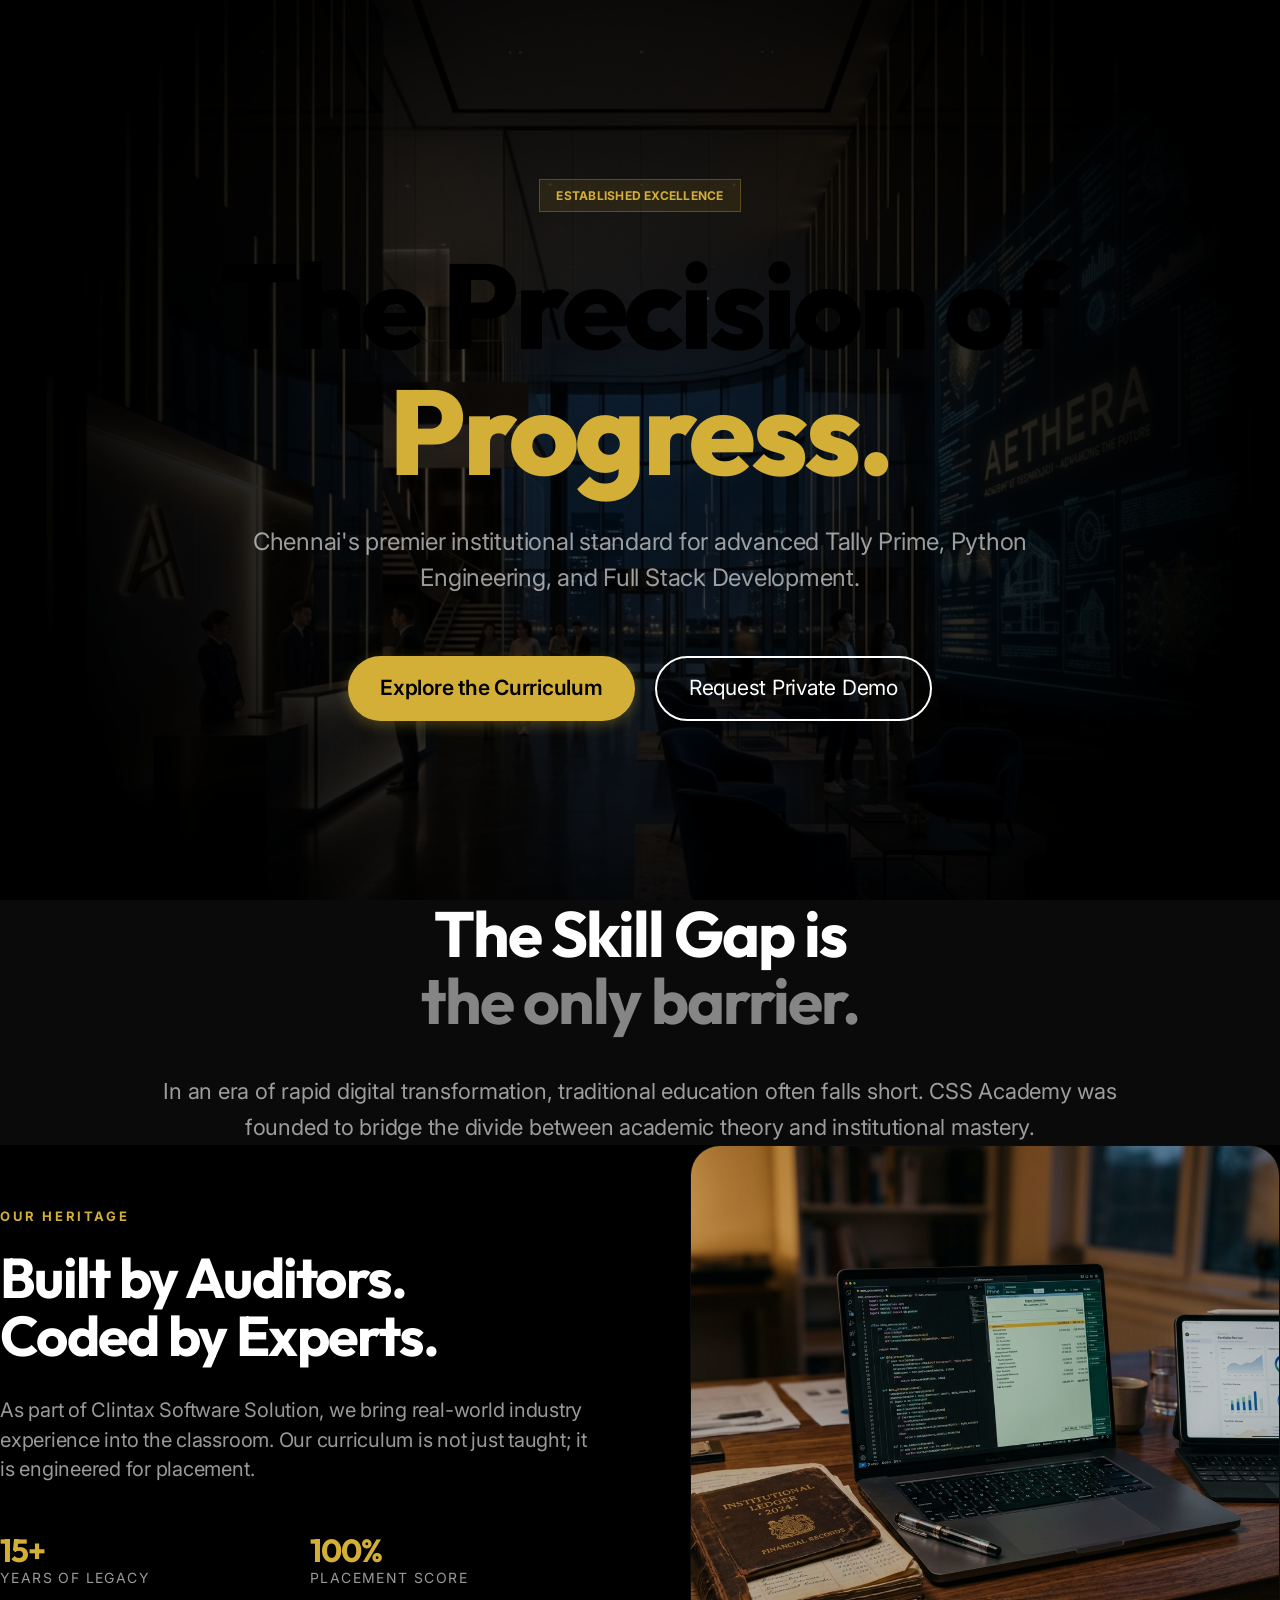
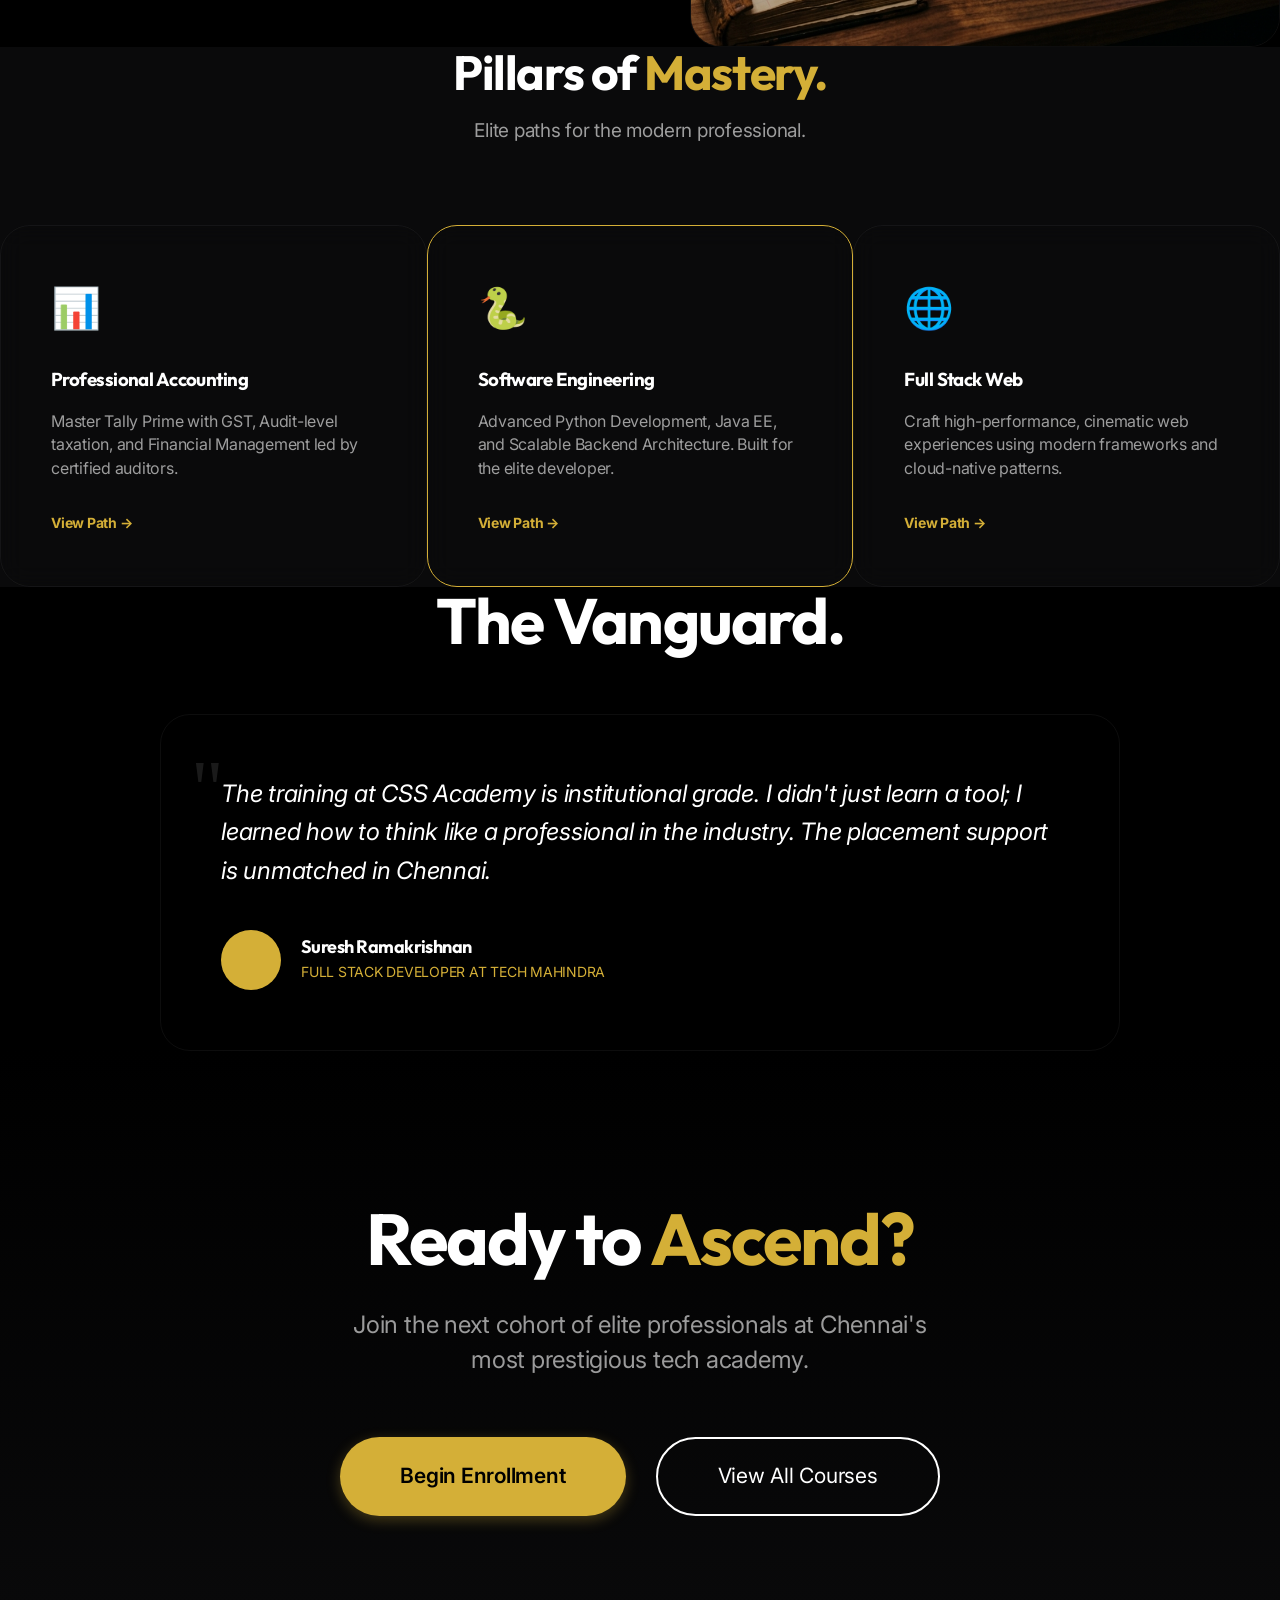
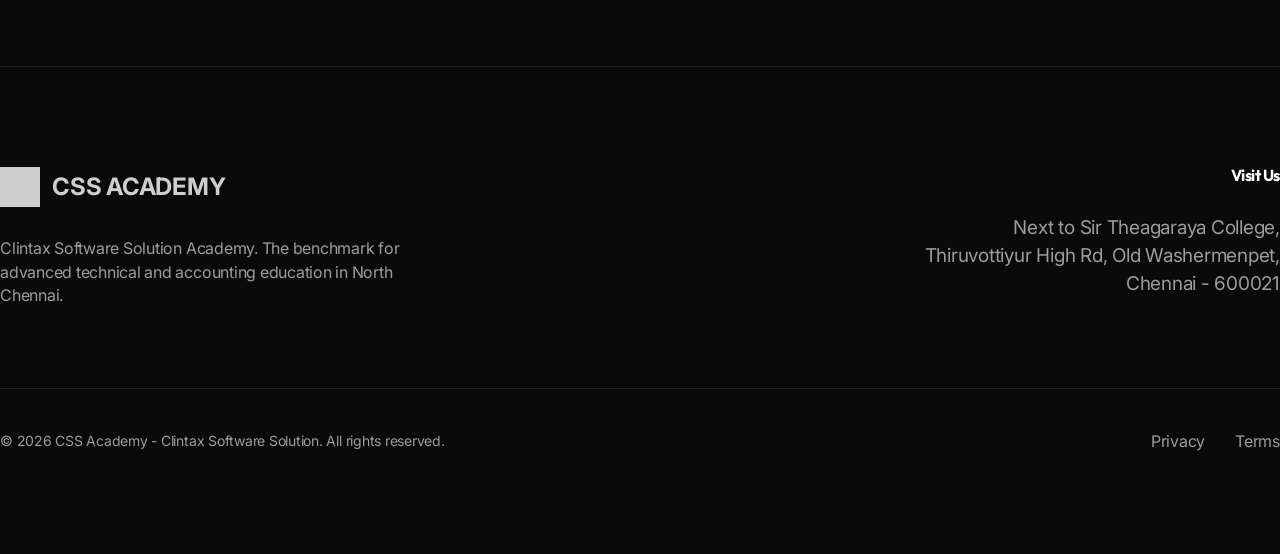
<file: index.html>
<!DOCTYPE html>
<html lang="en">

<head>
    <meta charset="UTF-8">
    <meta name="viewport" content="width=device-width, initial-scale=1.0">

    <!-- SEO / GEO Meta Tags -->
    <title>CSS Academy | The Institutional Standard for Tech Excellence</title>
    <meta name="description"
        content="CSS Academy (Clintax Software Solution) is Chennai's premier institute for advanced Tally, Python, and Full Stack engineering. Experience institutional-grade training with 100% placement.">
    
    <!-- Fonts -->
    <link rel="preconnect" href="https://fonts.googleapis.com">
    <link rel="preconnect" href="https://fonts.gstatic.com" crossorigin>
    <link href="https://fonts.googleapis.com/css2?family=Inter:wght@300;400;500;600;700&family=Outfit:wght@600;700;800&display=swap" rel="stylesheet">
    <link rel="stylesheet" href="style.css">
</head>

<body class="home-page">

    <nav class="navbar">
        <div class="nav-container">
            <a href="index.html" class="nav-link" style="display: flex; align-items: center; gap: 12px; font-size: 20px; font-weight: 700; opacity: 1; letter-spacing: -0.02em;">
                <img src="assets/logo.png" alt="CSS Academy" style="height: 32px; filter: brightness(0) invert(1);">
                <span>CSS ACADEMY</span>
            </a>
            <ul class="nav-menu">
                <li><a href="#home" class="nav-link active">Home</a></li>
                <li><a href="about.html" class="nav-link">About</a></li>
                <li><a href="courses.html" class="nav-link">Courses</a></li>
                <li><a href="reviews.html" class="nav-link">Reviews</a></li>
                <li><a href="contact.html" class="nav-link">Contact</a></li>
            </ul>
        </div>
    </nav>

    <!-- SECTION 1: THE NEXUS (HERO) -->
    <header id="home" class="hero">
        <div class="hero-background">
            <img src="assets/hero-cinematic.png" alt="Institutional Background">
        </div>
        <div class="hero-content reveal">
            <span class="tag animate-fade-in" style="background: rgba(212, 175, 55, 0.1); color: var(--color-accent); border-color: rgba(212, 175, 55, 0.3); margin-bottom: 30px; display: inline-block;">ESTABLISHED EXCELLENCE</span>
            <h1 class="animate-slide-up">The Precision of<br><span class="text-accent">Progress.</span></h1>
            <p class="animate-fade-in" style="margin-top: 30px; font-size: 24px; max-width: 800px; margin-left: auto; margin-right: auto; line-height: 1.5; color: var(--color-text-muted);">
                Chennai's premier institutional standard for advanced Tally Prime, Python Engineering, and Full Stack Development.
            </p>
            <div class="hero-cta animate-slide-up" style="margin-top: 60px;">
                <a href="courses.html" class="btn btn-primary btn-lg">Explore the Curriculum</a>
                <a href="contact.html" class="btn btn-outline btn-lg" style="color: white; border-color: white;">Request Private Demo</a>
            </div>
        </div>
    </header>

    <!-- SECTION 2: THE CORE CHALLENGE -->
    <section class="section" style="background: var(--color-primary-soft);">
        <div class="container container-narrow text-center">
            <div class="reveal">
                <h2 style="margin-bottom: 40px;">The Skill Gap is<br><span style="opacity: 0.5;">the only barrier.</span></h2>
                <p style="font-size: 22px; color: var(--color-text-muted); line-height: 1.6;">
                    In an era of rapid digital transformation, traditional education often falls short. CSS Academy was founded to bridge the divide between academic theory and institutional mastery.
                </p>
            </div>
        </div>
    </section>

    <!-- SECTION 3: THE ARCHITECTURE OF EXCELLENCE -->
    <section class="section">
        <div class="container">
            <div class="grid grid-2" style="align-items: center; gap: 100px;">
                <div class="reveal">
                    <span class="text-accent" style="font-weight: 700; letter-spacing: 0.2em; text-transform: uppercase; font-size: 13px;">Our Heritage</span>
                    <h2 style="margin-top: 20px; font-size: 56px;">Built by Auditors.<br>Coded by Experts.</h2>
                    <p style="margin-top: 30px; font-size: 20px; color: var(--color-text-muted);">
                        As part of Clintax Software Solution, we bring real-world industry experience into the classroom. Our curriculum is not just taught; it is engineered for placement.
                    </p>
                    <div style="margin-top: 50px; display: grid; grid-template-columns: 1fr 1fr; gap: 30px;">
                        <div>
                            <h4 style="font-size: 32px; color: var(--color-accent);">15+</h4>
                            <p style="font-size: 14px; text-transform: uppercase; letter-spacing: 0.1em; color: var(--color-text-muted);">Years of Legacy</p>
                        </div>
                        <div>
                            <h4 style="font-size: 32px; color: var(--color-accent);">100%</h4>
                            <p style="font-size: 14px; text-transform: uppercase; letter-spacing: 0.1em; color: var(--color-text-muted);">Placement Score</p>
                        </div>
                    </div>
                </div>
                <div class="glass-card reveal card-3d" style="padding: 0; overflow: hidden; border-radius: var(--radius-xl);">
                    <img src="assets/course-forge.png" alt="Curriculum Forge" style="width: 100%; height: 500px; object-fit: cover; filter: brightness(0.8);">
                </div>
            </div>
        </div>
    </section>

    <!-- SECTION 4: THE FORGE (CURRICULUM) -->
    <section class="section" style="background: var(--color-primary-soft);">
        <div class="container">
            <div class="text-center mb-xl reveal">
                <h2 style="font-size: 48px;">Pillars of <span class="text-accent">Mastery.</span></h2>
                <p style="color: var(--color-text-muted); margin-top: 20px;">Elite paths for the modern professional.</p>
            </div>
            
            <div class="grid grid-3 stagger-parent" style="margin-top: 80px;">
                <div class="glass-card stagger-item" style="padding: 50px;">
                    <div style="font-size: 40px; margin-bottom: 30px;">📊</div>
                    <h3 style="margin-bottom: 20px; color: white;">Professional Accounting</h3>
                    <p style="font-size: 16px; color: var(--color-text-muted); margin-bottom: 30px;">Master Tally Prime with GST, Audit-level taxation, and Financial Management led by certified auditors.</p>
                    <a href="courses.html#tally" class="link-arrow">View Path →</a>
                </div>
                
                <div class="glass-card stagger-item" style="padding: 50px; border-color: var(--color-accent);">
                    <div style="font-size: 40px; margin-bottom: 30px;">🐍</div>
                    <h3 style="margin-bottom: 20px; color: white;">Software Engineering</h3>
                    <p style="font-size: 16px; color: var(--color-text-muted); margin-bottom: 30px;">Advanced Python Development, Java EE, and Scalable Backend Architecture. Built for the elite developer.</p>
                    <a href="courses.html#programming" class="link-arrow">View Path →</a>
                </div>
                
                <div class="glass-card stagger-item" style="padding: 50px;">
                    <div style="font-size: 40px; margin-bottom: 30px;">🌐</div>
                    <h3 style="margin-bottom: 20px; color: white;">Full Stack Web</h3>
                    <p style="font-size: 16px; color: var(--color-text-muted); margin-bottom: 30px;">Craft high-performance, cinematic web experiences using modern frameworks and cloud-native patterns.</p>
                    <a href="courses.html#fullstack" class="link-arrow">View Path →</a>
                </div>
            </div>
        </div>
    </section>

    <!-- SECTION 5: THE VANGUARD (SUCCESS STORIES) -->
    <section class="section">
        <div class="container container-narrow text-center">
            <div class="reveal">
                <h2 style="margin-bottom: 60px;">The Vanguard.</h2>
                <div class="glass-card" style="padding: 60px; text-align: left; position: relative;">
                    <div style="font-size: 80px; position: absolute; top: 10px; left: 30px; opacity: 0.1; font-family: serif; color: white;">"</div>
                    <p style="font-size: 24px; font-style: italic; color: var(--color-secondary); line-height: 1.6; position: relative; z-index: 2;">
                        The training at CSS Academy is institutional grade. I didn't just learn a tool; I learned how to think like a professional in the industry. The placement support is unmatched in Chennai.
                    </p>
                    <div style="margin-top: 40px; display: flex; align-items: center; gap: 20px;">
                        <div style="width: 60px; height: 60px; border-radius: 50%; background: var(--color-accent);"></div>
                        <div>
                            <h4 style="font-size: 18px; margin-bottom: 5px; color: white;">Suresh Ramakrishnan</h4>
                            <p style="font-size: 14px; text-transform: uppercase; color: var(--color-accent);">Full Stack Developer at Tech Mahindra</p>
                        </div>
                    </div>
                </div>
            </div>
        </div>
    </section>

    <!-- SECTION 6: THE SUMMIT (CTA) -->
    <section class="section" style="background: linear-gradient(to bottom, var(--color-primary), var(--color-primary-soft)); padding: 150px 0;">
        <div class="container text-center">
            <div class="reveal">
                <h2 style="font-size: 72px; margin-bottom: 30px;">Ready to <span class="text-accent">Ascend?</span></h2>
                <p style="font-size: 24px; color: var(--color-text-muted); margin-bottom: 60px; max-width: 600px; margin-left: auto; margin-right: auto;">
                    Join the next cohort of elite professionals at Chennai's most prestigious tech academy.
                </p>
                <div style="display: flex; justify-content: center; gap: 30px;">
                    <a href="contact.html" class="btn btn-primary btn-lg" style="padding: 25px 60px;">Begin Enrollment</a>
                    <a href="courses.html" class="btn btn-outline btn-lg" style="padding: 25px 60px; color: white; border-color: white;">View All Courses</a>
                </div>
            </div>
        </div>
    </section>

    <footer style="padding: 100px 0; background: var(--color-primary-soft); border-top: 1px solid var(--color-border);">
        <div class="container">
            <div class="grid grid-2" style="margin-bottom: 80px;">
                <div>
                    <a href="index.html" class="nav-link" style="display: flex; align-items: center; gap: 12px; font-size: 24px; font-weight: 700; color: white;">
                        <img src="assets/logo.png" alt="CSS Academy" style="height: 40px; filter: brightness(0) invert(1);">
                        <span>CSS ACADEMY</span>
                    </a>
                    <p style="margin-top: 30px; font-size: 16px; color: var(--color-text-muted); max-width: 400px;">
                        Clintax Software Solution Academy. The benchmark for advanced technical and accounting education in North Chennai.
                    </p>
                </div>
                <div style="text-align: right;">
                    <h4 style="margin-bottom: 30px; color: white;">Visit Us</h4>
                    <p style="color: var(--color-text-muted);">Next to Sir Theagaraya College,<br>Thiruvottiyur High Rd, Old Washermenpet,<br>Chennai - 600021</p>
                </div>
            </div>
            <div style="border-top: 1px solid var(--color-border); padding-top: 40px; display: flex; justify-content: space-between; align-items: center;">
                <p style="font-size: 14px; color: var(--color-text-muted);">&copy; 2026 CSS Academy - Clintax Software Solution. All rights reserved.</p>
                <div style="display: flex; gap: 30px;">
                    <a href="#" style="color: var(--color-text-muted);">Privacy</a>
                    <a href="#" style="color: var(--color-text-muted);">Terms</a>
                </div>
            </div>
        </div>
    </footer>

    <script src="script.js"></script>
</body>

</html>
</file>
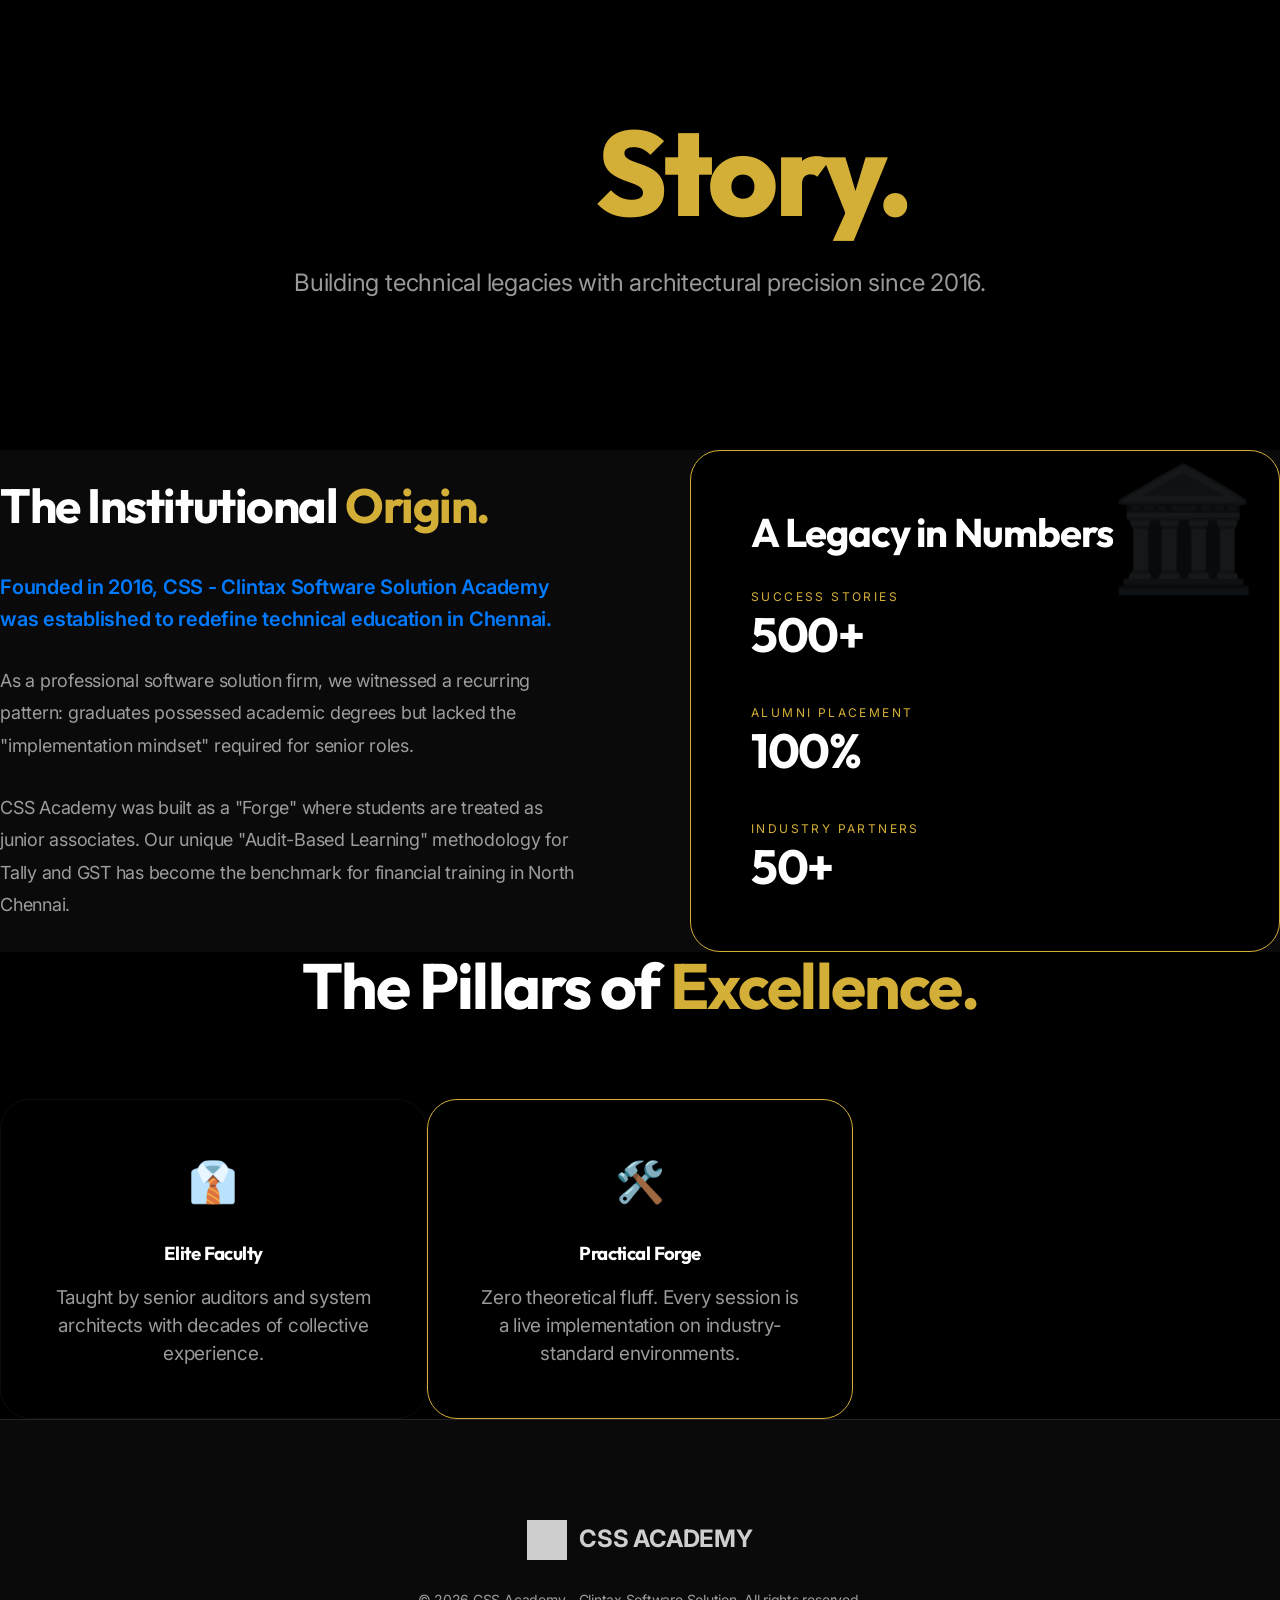
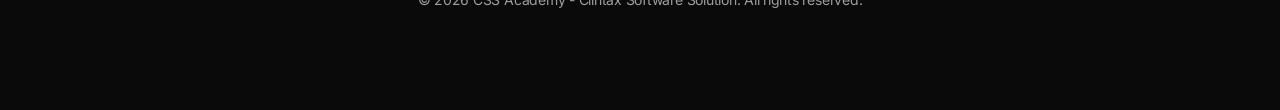
<file: about.html>
<!DOCTYPE html>
<html lang="en">

<head>
    <meta charset="UTF-8">
    <meta name="viewport" content="width=device-width, initial-scale=1.0">
    <title>The Heritage of Excellence - CSS Academy | Since 2016</title>
    <meta name="description"
        content="Discover the story of CSS Academy - Clintax Software Solution. Chennai's most trusted institutional training for professional Tally, Python, and Engineering.">
    
    <!-- Fonts -->
    <link rel="preconnect" href="https://fonts.googleapis.com">
    <link rel="preconnect" href="https://fonts.gstatic.com" crossorigin>
    <link href="https://fonts.googleapis.com/css2?family=Inter:wght@300;400;500;600;700&family=Outfit:wght@600;700;800&display=swap" rel="stylesheet">
    <link rel="stylesheet" href="style.css">
</head>

<body class="about-page">

    <nav class="navbar">
        <div class="nav-container">
            <a href="index.html" class="nav-link" style="display: flex; align-items: center; gap: 12px; font-size: 20px; font-weight: 700; opacity: 1; letter-spacing: -0.02em;">
                <img src="assets/logo.png" alt="CSS Academy" style="height: 32px; filter: brightness(0) invert(1);">
                <span>CSS ACADEMY</span>
            </a>
            <ul class="nav-menu">
                <li><a href="index.html" class="nav-link">Home</a></li>
                <li><a href="about.html" class="nav-link active">About</a></li>
                <li><a href="courses.html" class="nav-link">Courses</a></li>
                <li><a href="reviews.html" class="nav-link">Reviews</a></li>
                <li><a href="contact.html" class="nav-link">Contact</a></li>
            </ul>
        </div>
    </nav>

    <header class="hero" style="min-height: 50vh;">
        <div class="hero-content reveal">
            <h1 class="animate-slide-up">Our <span class="text-accent">Story.</span></h1>
            <p class="animate-fade-in" style="margin-top: 30px; font-size: 24px; max-width: 800px; margin-left: auto; margin-right: auto; color: var(--color-text-muted);">
                Building technical legacies with architectural precision since 2016.
            </p>
        </div>
    </header>

    <section class="section" style="background: var(--color-primary-soft);">
        <div class="container">
            <div class="grid grid-2" style="align-items: center; gap: 100px;">
                <div class="reveal">
                    <h2 style="font-size: 48px; margin-bottom: 40px;">The Institutional <span class="text-accent">Origin.</span></h2>
                    <p style="font-size: 20px; line-height: 1.6; color: var(--color-blue); margin-bottom: 30px; font-weight: 600;">
                        Founded in 2016, CSS - Clintax Software Solution Academy was established to redefine technical education in Chennai.
                    </p>
                    <p style="color: var(--color-text-muted); font-size: 18px; line-height: 1.8; margin-bottom: 30px;">
                        As a professional software solution firm, we witnessed a recurring pattern: graduates possessed academic degrees but lacked the "implementation mindset" required for senior roles. 
                    </p>
                    <p style="color: var(--color-text-muted); font-size: 18px; line-height: 1.8;">
                        CSS Academy was built as a "Forge" where students are treated as junior associates. Our unique "Audit-Based Learning" methodology for Tally and GST has become the benchmark for financial training in North Chennai.
                    </p>
                </div>
                <div class="glass-card reveal card-3d" style="background: var(--color-primary); color: white; min-height: 500px; display: flex; flex-direction: column; justify-content: center; padding: 60px; border-color: var(--color-accent); position: relative; overflow: hidden;">
                    <div style="font-size: 120px; opacity: 0.1; position: absolute; top: -20px; right: 20px;">🏛️</div>
                    <h3 style="font-size: 40px; margin-bottom: 30px; position: relative; z-index: 2;">A Legacy in Numbers</h3>
                    <div style="display: grid; gap: 40px; position: relative; z-index: 2;">
                        <div>
                            <span style="font-size: 12px; text-transform: uppercase; letter-spacing: 0.2em; color: var(--color-accent);">Success Stories</span>
                            <h4 style="font-size: 48px;">500+</h4>
                        </div>
                        <div>
                            <span style="font-size: 12px; text-transform: uppercase; letter-spacing: 0.2em; color: var(--color-accent);">Alumni Placement</span>
                            <h4 style="font-size: 48px;">100%</h4>
                        </div>
                        <div>
                            <span style="font-size: 12px; text-transform: uppercase; letter-spacing: 0.2em; color: var(--color-accent);">Industry Partners</span>
                            <h4 style="font-size: 48px;">50+</h4>
                        </div>
                    </div>
                </div>
            </div>
        </div>
    </section>

    <section class="section">
        <div class="container text-center reveal">
            <h2 style="margin-bottom: 80px;">The Pillars of <span class="text-accent">Excellence.</span></h2>
            <div class="grid grid-3 stagger-parent">
                <div class="glass-card stagger-item" style="padding: 50px;">
                    <div style="font-size: 40px; margin-bottom: 30px;">👔</div>
                    <h3 style="margin-bottom: 20px; color: white;">Elite Faculty</h3>
                    <p style="color: var(--color-text-muted);">Taught by senior auditors and system architects with decades of collective experience.</p>
                </div>
                <div class="glass-card stagger-item" style="padding: 50px; border-color: var(--color-accent);">
                    <div style="font-size: 40px; margin-bottom: 30px;">🛠️</div>
                    <h3 style="margin-bottom: 20px; color: white;">Practical Forge</h3>
                    <p style="color: var(--color-text-muted);">Zero theoretical fluff. Every session is a live implementation on industry-standard environments.</p>
                </div>
                <div class="glass-card stagger-item" style="padding: 50px;">
                    <div style="font-size: 40px; margin-bottom: 30px;">🚀</div>
                    <h3 style="margin-bottom: 20px; color: white;">Global Ready</h3>
                    <p style="color: var(--color-text-muted);">Curriculum vetted by global tech partners to ensure parity with international standards.</p>
                </div>
            </div>
        </div>
    </section>

    <footer style="padding: 100px 0; background: var(--color-primary-soft); border-top: 1px solid var(--color-border);">
        <div class="container text-center">
            <a href="index.html" class="nav-link" style="display: inline-flex; align-items: center; gap: 12px; font-size: 24px; font-weight: 700; color: white; margin-bottom: 30px;">
                <img src="assets/logo.png" alt="CSS Academy" style="height: 40px; filter: brightness(0) invert(1);">
                <span>CSS ACADEMY</span>
            </a>
            <p style="font-size: 14px; color: var(--color-text-muted);">&copy; 2026 CSS Academy - Clintax Software Solution. All rights reserved.</p>
        </div>
    </footer>

    <script src="script.js"></script>
</body>

</html>
</file>
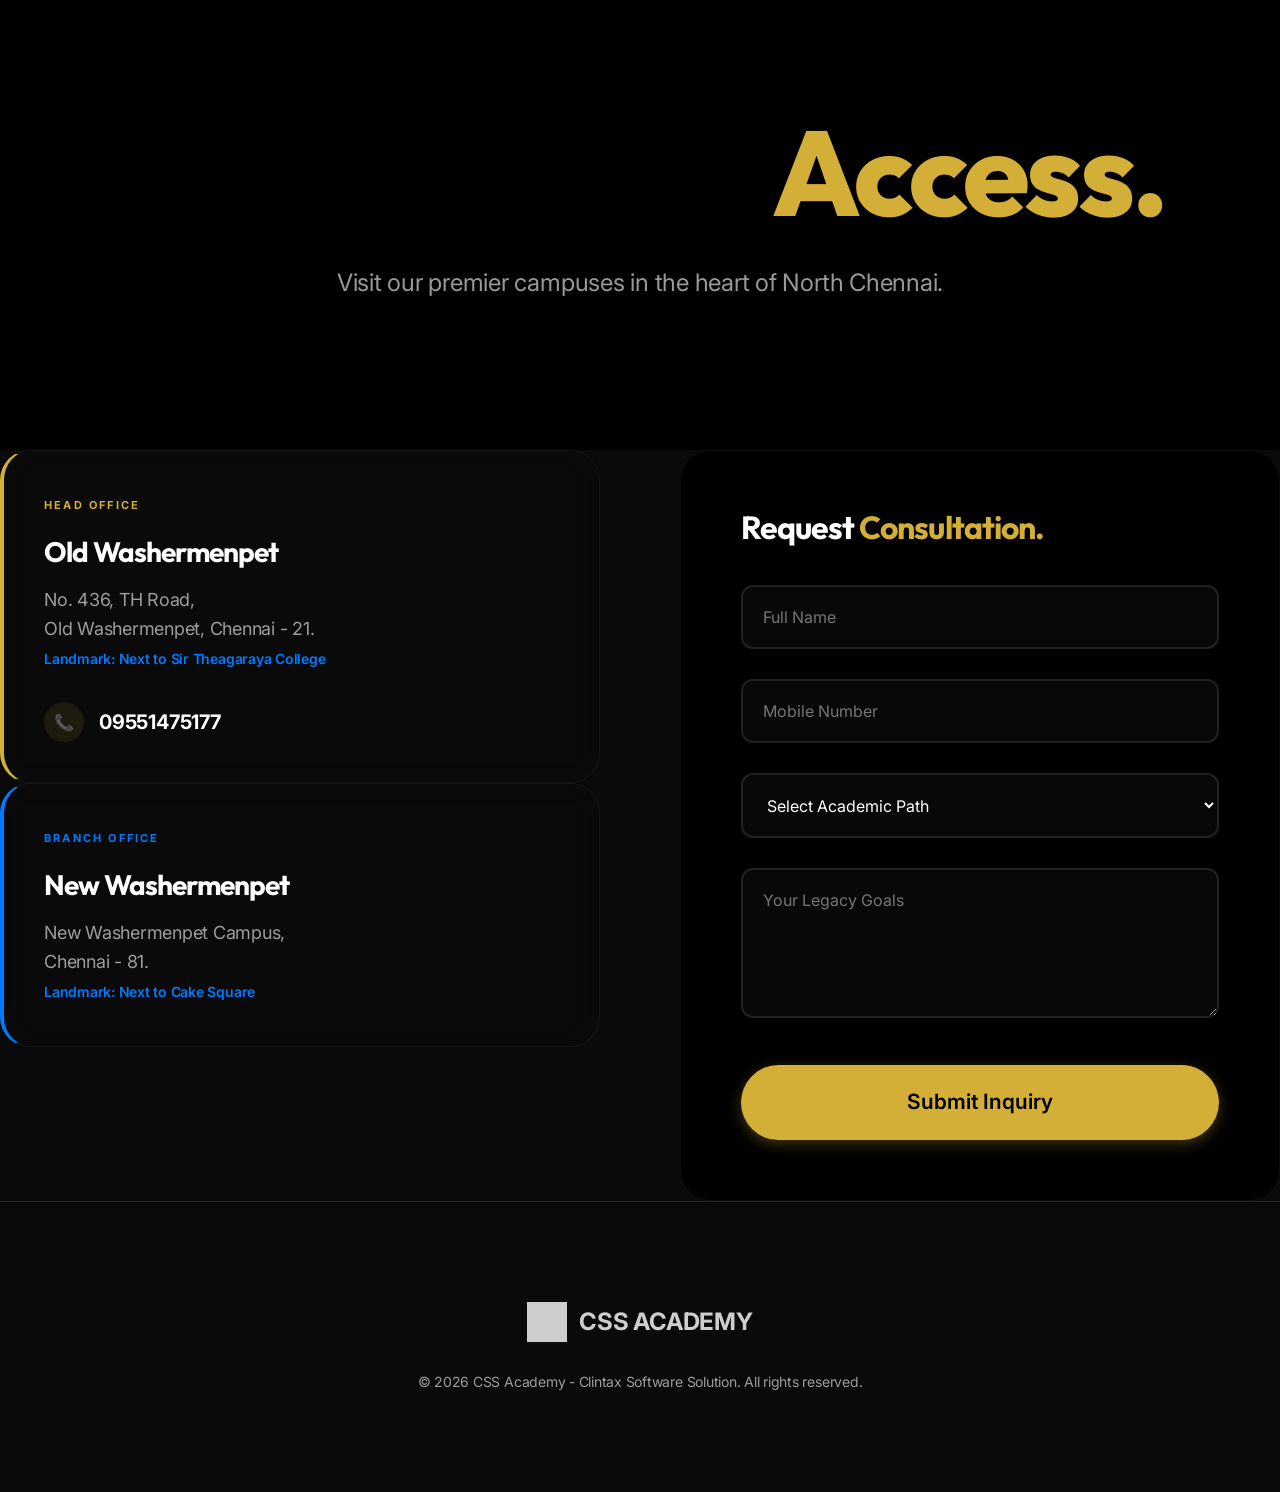
<file: contact.html>
<!DOCTYPE html>
<html lang="en">

<head>
    <meta charset="UTF-8">
    <meta name="viewport" content="width=device-width, initial-scale=1.0">
    <title>Institutional Access - CSS Academy | Chennai Campuses</title>
    <meta name="description"
        content="Connect with CSS Academy. Visit our premier campuses in Old Washermenpet and New Washermenpet. Experience elite career counseling and institutional-grade training.">
    
    <!-- Fonts -->
    <link rel="preconnect" href="https://fonts.googleapis.com">
    <link rel="preconnect" href="https://fonts.gstatic.com" crossorigin>
    <link href="https://fonts.googleapis.com/css2?family=Inter:wght@300;400;500;600;700&family=Outfit:wght@600;700;800&display=swap" rel="stylesheet">
    <link rel="stylesheet" href="style.css">
</head>

<body class="contact-page">

    <nav class="navbar">
        <div class="nav-container">
            <a href="index.html" class="nav-link" style="display: flex; align-items: center; gap: 12px; font-size: 20px; font-weight: 700; opacity: 1; letter-spacing: -0.02em;">
                <img src="assets/logo.png" alt="CSS Academy" style="height: 32px; filter: brightness(0) invert(1);">
                <span>CSS ACADEMY</span>
            </a>
            <ul class="nav-menu">
                <li><a href="index.html" class="nav-link">Home</a></li>
                <li><a href="about.html" class="nav-link">About</a></li>
                <li><a href="courses.html" class="nav-link">Courses</a></li>
                <li><a href="reviews.html" class="nav-link">Reviews</a></li>
                <li><a href="contact.html" class="nav-link active">Contact</a></li>
            </ul>
        </div>
    </nav>

    <header class="hero" style="min-height: 50vh;">
        <div class="hero-content reveal">
            <h1 class="animate-slide-up">Institutional <span class="text-accent">Access.</span></h1>
            <p class="animate-fade-in" style="margin-top: 30px; font-size: 24px; max-width: 800px; margin-left: auto; margin-right: auto; color: var(--color-text-muted);">
                Visit our premier campuses in the heart of North Chennai.
            </p>
        </div>
    </header>

    <section class="section" style="background: var(--color-primary-soft);">
        <div class="container">
            <div class="grid grid-2" style="gap: 80px; align-items: start;">
                
                <div class="reveal">
                    <!-- Head Office -->
                    <div class="glass-card mb-lg" style="padding: 40px; border-left: 4px solid var(--color-accent);">
                        <span style="font-size: 11px; text-transform: uppercase; letter-spacing: 0.2em; color: var(--color-accent); font-weight: 700;">Head Office</span>
                        <h3 style="margin: 20px 0; color: white; font-size: 28px;">Old Washermenpet</h3>
                        <p style="font-size: 18px; line-height: 1.6; color: var(--color-text-muted);">
                            No. 436, TH Road,<br>
                            Old Washermenpet, Chennai - 21.<br>
                            <span style="color: var(--color-blue); font-size: 14px; font-weight: 600;">Landmark: Next to Sir Theagaraya College</span>
                        </p>
                        <div style="margin-top: 30px; display: flex; align-items: center; gap: 15px;">
                            <div style="width: 40px; height: 40px; border-radius: 50%; background: rgba(212, 175, 55, 0.1); display: flex; align-items: center; justify-content: center; color: var(--color-accent);">📞</div>
                            <a href="tel:09551475177" style="color: white; font-weight: 700; font-size: 20px; text-decoration: none; letter-spacing: -0.01em;">09551475177</a>
                        </div>
                    </div>

                    <!-- Branch Office -->
                    <div class="glass-card" style="padding: 40px; border-left: 4px solid var(--color-blue);">
                        <span style="font-size: 11px; text-transform: uppercase; letter-spacing: 0.2em; color: var(--color-blue); font-weight: 700;">Branch Office</span>
                        <h3 style="margin: 20px 0; color: white; font-size: 28px;">New Washermenpet</h3>
                        <p style="font-size: 18px; line-height: 1.6; color: var(--color-text-muted);">
                            New Washermenpet Campus,<br>
                            Chennai - 81.<br>
                            <span style="color: var(--color-blue); font-size: 14px; font-weight: 600;">Landmark: Next to Cake Square</span>
                        </p>
                    </div>
                </div>

                <!-- Contact Form -->
                <div class="glass-card reveal" style="padding: 60px; background: var(--color-primary); border-color: rgba(255, 255, 255, 0.05);">
                    <h3 style="margin-bottom: 40px; font-size: 32px; color: white;">Request <span class="text-accent">Consultation.</span></h3>
                    <form data-lead-form>
                        <div class="form-group" style="margin-bottom: 30px;">
                            <input type="text" name="name" required class="form-input" placeholder="Full Name" style="background: rgba(255, 255, 255, 0.03); border-color: rgba(255, 255, 255, 0.1); color: white; padding: 20px;">
                            <div class="form-error"></div>
                        </div>
                        <div class="form-group" style="margin-bottom: 30px;">
                            <input type="tel" name="phone" required class="form-input" placeholder="Mobile Number" style="background: rgba(255, 255, 255, 0.03); border-color: rgba(255, 255, 255, 0.1); color: white; padding: 20px;">
                            <div class="form-error"></div>
                        </div>
                        <div class="form-group" style="margin-bottom: 30px;">
                            <select name="course" required class="form-select" style="background: rgba(255, 255, 255, 0.03); border-color: rgba(255, 255, 255, 0.1); color: white; padding: 20px; height: 65px;">
                                <option value="" style="background: var(--color-primary);">Select Academic Path</option>
                                <option value="tally" style="background: var(--color-primary);">Professional Accounting (Tally)</option>
                                <option value="python" style="background: var(--color-primary);">Software Engineering (Python)</option>
                                <option value="fullstack" style="background: var(--color-primary);">Full Stack Web Development</option>
                                <option value="analytics" style="background: var(--color-primary);">Data Analytics Mastery</option>
                            </select>
                            <div class="form-error"></div>
                        </div>
                        <div class="form-group" style="margin-bottom: 40px;">
                            <textarea name="message" class="form-textarea" placeholder="Your Legacy Goals" style="background: rgba(255, 255, 255, 0.03); border-color: rgba(255, 255, 255, 0.1); color: white; padding: 20px; min-height: 150px;"></textarea>
                            <div class="form-error"></div>
                        </div>
                        <button type="submit" class="btn btn-primary btn-lg" style="width: 100%; padding: 25px;">Submit Inquiry</button>
                    </form>
                </div>

            </div>
        </div>
    </section>

    <footer style="padding: 100px 0; background: var(--color-primary-soft); border-top: 1px solid var(--color-border);">
        <div class="container text-center">
            <a href="index.html" class="nav-link" style="display: inline-flex; align-items: center; gap: 12px; font-size: 24px; font-weight: 700; color: white; margin-bottom: 30px;">
                <img src="assets/logo.png" alt="CSS Academy" style="height: 40px; filter: brightness(0) invert(1);">
                <span>CSS ACADEMY</span>
            </a>
            <p style="font-size: 14px; color: var(--color-text-muted);">&copy; 2026 CSS Academy - Clintax Software Solution. All rights reserved.</p>
        </div>
    </footer>

    <script src="script.js"></script>
</body>

</html>
</file>
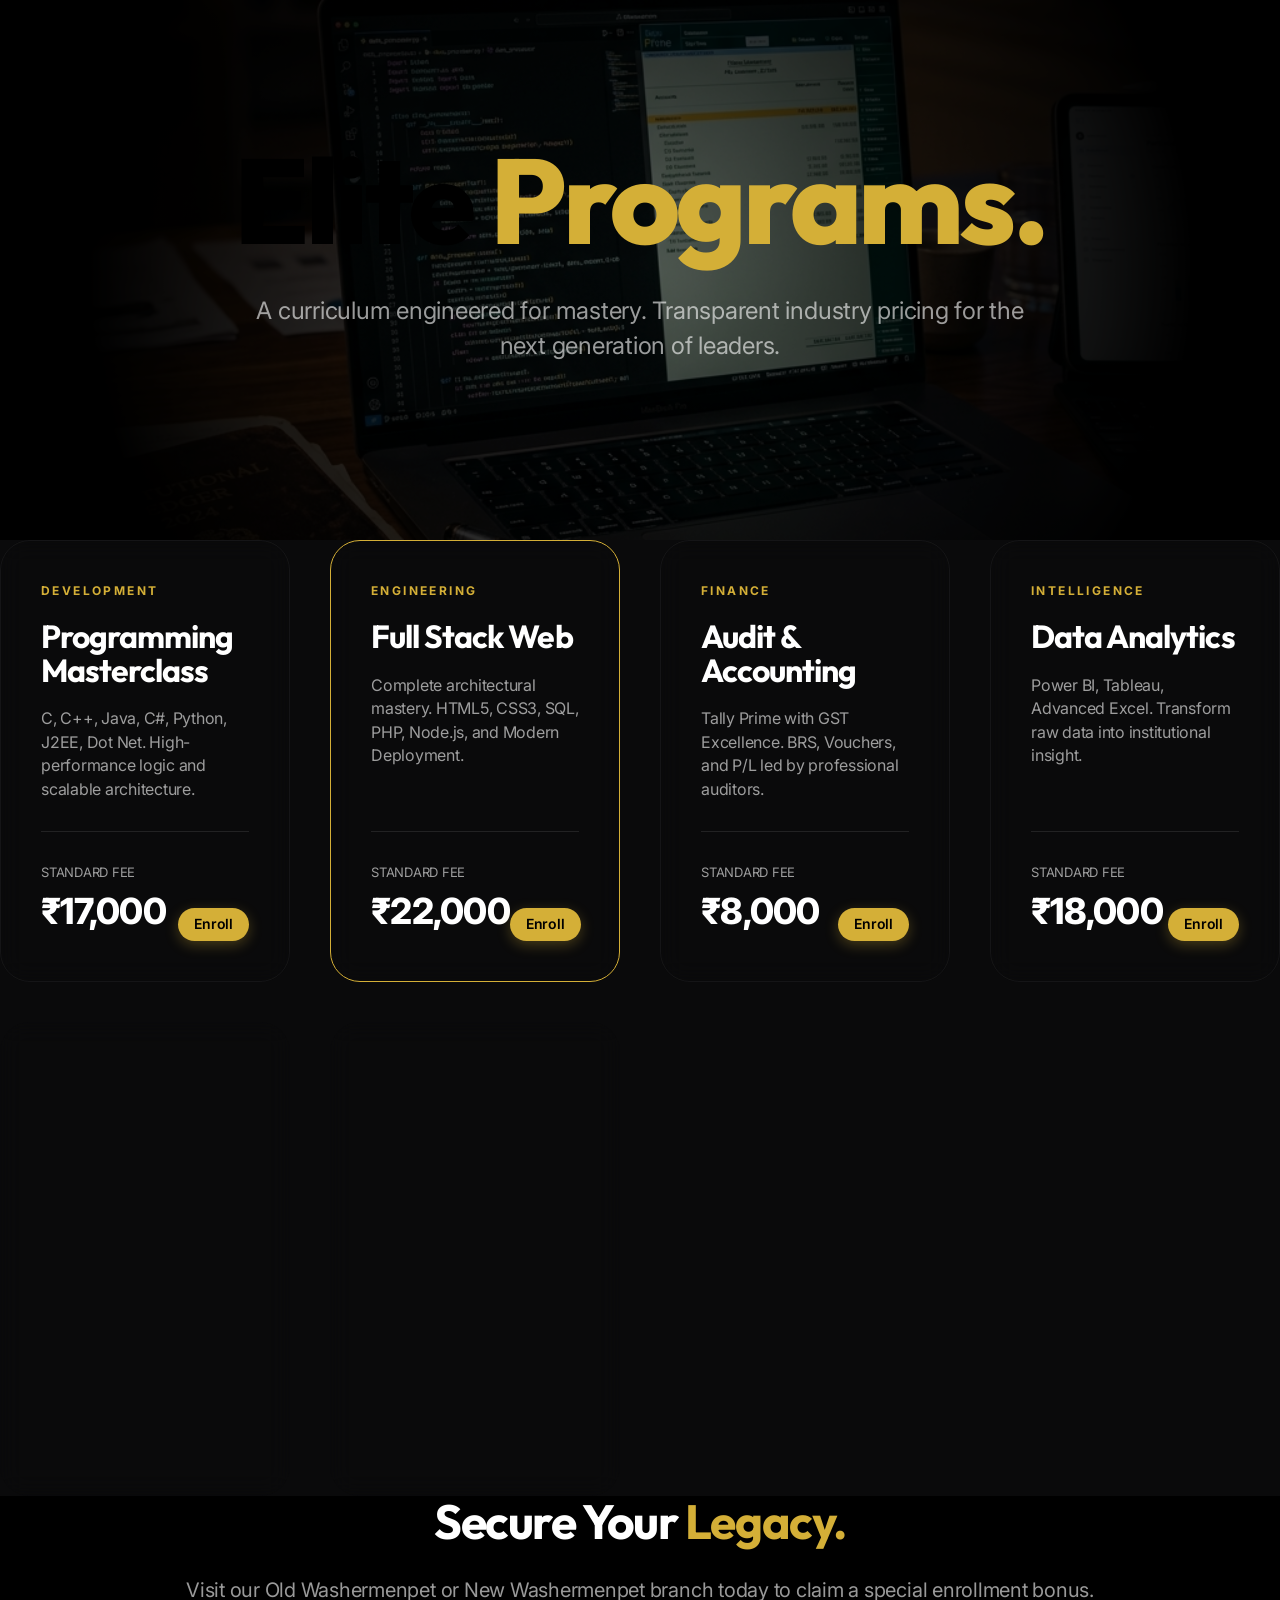
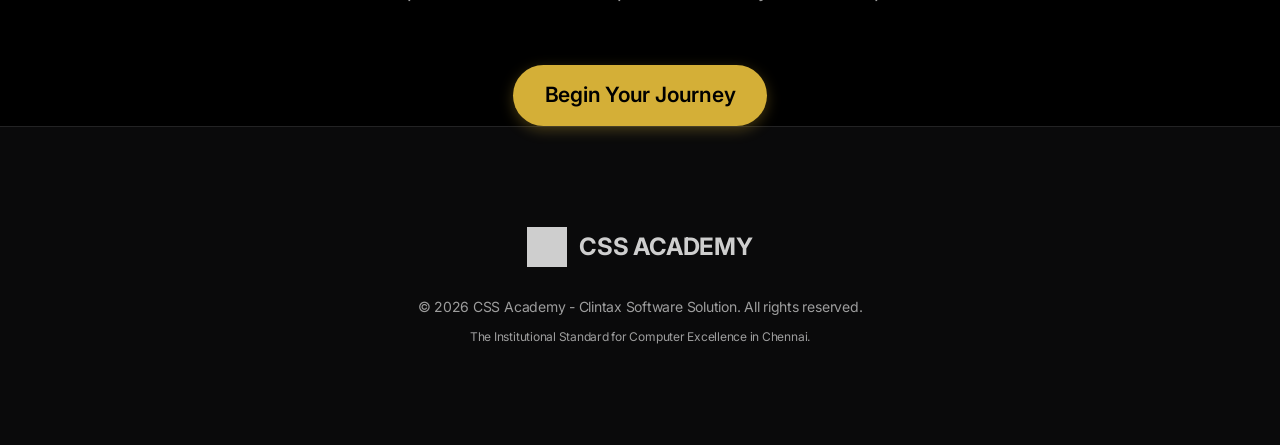
<file: courses.html>
<!DOCTYPE html>
<html lang="en">

<head>
    <meta charset="UTF-8">
    <meta name="viewport" content="width=device-width, initial-scale=1.0">
    <title>Curriculum of Mastery - CSS Academy | Elite Technical Training</title>
    <meta name="description"
        content="Explore the elite curriculum at CSS Academy. From Professional Accounting to Advanced Software Engineering, master the skills that define the industry standard.">
    
    <!-- Fonts -->
    <link rel="preconnect" href="https://fonts.googleapis.com">
    <link rel="preconnect" href="https://fonts.gstatic.com" crossorigin>
    <link href="https://fonts.googleapis.com/css2?family=Inter:wght@300;400;500;600;700&family=Outfit:wght@600;700;800&display=swap" rel="stylesheet">
    <link rel="stylesheet" href="style.css">
</head>

<body class="courses-page">

    <nav class="navbar">
        <div class="nav-container">
            <a href="index.html" class="nav-link" style="display: flex; align-items: center; gap: 12px; font-size: 20px; font-weight: 700; opacity: 1; letter-spacing: -0.02em;">
                <img src="assets/logo.png" alt="CSS Academy" style="height: 32px; filter: brightness(0) invert(1);">
                <span>CSS ACADEMY</span>
            </a>
            <ul class="nav-menu">
                <li><a href="index.html" class="nav-link">Home</a></li>
                <li><a href="about.html" class="nav-link">About</a></li>
                <li><a href="courses.html" class="nav-link active">Courses</a></li>
                <li><a href="reviews.html" class="nav-link">Reviews</a></li>
                <li><a href="contact.html" class="nav-link">Contact</a></li>
            </ul>
        </div>
    </nav>

    <header class="hero" style="min-height: 60vh;">
        <div class="hero-background">
            <img src="assets/course-forge.png" alt="Institutional Background">
        </div>
        <div class="hero-content reveal">
            <h1 class="animate-slide-up">Elite <span class="text-accent">Programs.</span></h1>
            <p class="animate-fade-in" style="margin-top: 30px; font-size: 24px; max-width: 800px; margin-left: auto; margin-right: auto; color: var(--color-text-muted);">
                A curriculum engineered for mastery. Transparent industry pricing for the next generation of leaders.
            </p>
        </div>
    </header>

    <section class="section" style="background: var(--color-primary-soft);">
        <div class="container">
            <div class="grid grid-3 stagger-parent" style="gap: 40px;">

                <!-- Programming -->
                <div id="programming" class="glass-card stagger-item" style="padding: 40px; display: flex; flex-direction: column;">
                    <span class="text-accent" style="font-size: 12px; text-transform: uppercase; letter-spacing: 0.2em; font-weight: 700;">Development</span>
                    <h2 style="margin: 20px 0; font-size: 32px; color: white;">Programming Masterclass</h2>
                    <p style="font-size: 16px; color: var(--color-text-muted); margin-bottom: 30px;">C, C++, Java, C#, Python, J2EE, Dot Net. High-performance logic and scalable architecture.</p>
                    <div style="margin-top: auto; border-top: 1px solid var(--color-border); padding-top: 30px; display: flex; justify-content: space-between; align-items: flex-end;">
                        <div>
                            <span style="display: block; font-size: 13px; color: var(--color-text-muted); text-transform: uppercase;">Standard Fee</span>
                            <span style="font-size: 36px; font-weight: 800; color: white; letter-spacing: -0.02em;">₹17,000</span>
                        </div>
                        <a href="contact.html" class="btn btn-primary btn-sm">Enroll</a>
                    </div>
                </div>

                <!-- Full Stack -->
                <div id="fullstack" class="glass-card stagger-item" style="padding: 40px; border-color: var(--color-accent); display: flex; flex-direction: column;">
                    <span class="text-accent" style="font-size: 12px; text-transform: uppercase; letter-spacing: 0.2em; font-weight: 700;">Engineering</span>
                    <h2 style="margin: 20px 0; font-size: 32px; color: white;">Full Stack Web</h2>
                    <p style="font-size: 16px; color: var(--color-text-muted); margin-bottom: 30px;">Complete architectural mastery. HTML5, CSS3, SQL, PHP, Node.js, and Modern Deployment.</p>
                    <div style="margin-top: auto; border-top: 1px solid var(--color-border); padding-top: 30px; display: flex; justify-content: space-between; align-items: flex-end;">
                        <div>
                            <span style="display: block; font-size: 13px; color: var(--color-text-muted); text-transform: uppercase;">Standard Fee</span>
                            <span style="font-size: 36px; font-weight: 800; color: white; letter-spacing: -0.02em;">₹22,000</span>
                        </div>
                        <a href="contact.html" class="btn btn-primary btn-sm">Enroll</a>
                    </div>
                </div>

                <!-- Accounting -->
                <div id="tally" class="glass-card stagger-item" style="padding: 40px; display: flex; flex-direction: column;">
                    <span class="text-accent" style="font-size: 12px; text-transform: uppercase; letter-spacing: 0.2em; font-weight: 700;">Finance</span>
                    <h2 style="margin: 20px 0; font-size: 32px; color: white;">Audit & Accounting</h2>
                    <p style="font-size: 16px; color: var(--color-text-muted); margin-bottom: 30px;">Tally Prime with GST Excellence. BRS, Vouchers, and P/L led by professional auditors.</p>
                    <div style="margin-top: auto; border-top: 1px solid var(--color-border); padding-top: 30px; display: flex; justify-content: space-between; align-items: flex-end;">
                        <div>
                            <span style="display: block; font-size: 13px; color: var(--color-text-muted); text-transform: uppercase;">Standard Fee</span>
                            <span style="font-size: 36px; font-weight: 800; color: white; letter-spacing: -0.02em;">₹8,000</span>
                        </div>
                        <a href="contact.html" class="btn btn-primary btn-sm">Enroll</a>
                    </div>
                </div>

                <!-- Data Analytics -->
                <div class="glass-card stagger-item" style="padding: 40px; display: flex; flex-direction: column;">
                    <span class="text-accent" style="font-size: 12px; text-transform: uppercase; letter-spacing: 0.2em; font-weight: 700;">Intelligence</span>
                    <h2 style="margin: 20px 0; font-size: 32px; color: white;">Data Analytics</h2>
                    <p style="font-size: 16px; color: var(--color-text-muted); margin-bottom: 30px;">Power BI, Tableau, Advanced Excel. Transform raw data into institutional insight.</p>
                    <div style="margin-top: auto; border-top: 1px solid var(--color-border); padding-top: 30px; display: flex; justify-content: space-between; align-items: flex-end;">
                        <div>
                            <span style="display: block; font-size: 13px; color: var(--color-text-muted); text-transform: uppercase;">Standard Fee</span>
                            <span style="font-size: 36px; font-weight: 800; color: white; letter-spacing: -0.02em;">₹18,000</span>
                        </div>
                        <a href="contact.html" class="btn btn-primary btn-sm">Enroll</a>
                    </div>
                </div>

                <!-- Modern Web Coding -->
                <div class="glass-card stagger-item" style="padding: 40px; display: flex; flex-direction: column;">
                    <span class="text-accent" style="font-size: 12px; text-transform: uppercase; letter-spacing: 0.2em; font-weight: 700;">Frontend</span>
                    <h2 style="margin: 20px 0; font-size: 32px; color: white;">Modern Frameworks</h2>
                    <p style="font-size: 16px; color: var(--color-text-muted); margin-bottom: 30px;">React JS, Angular JS, Vue JS. Crafting high-end user experiences for the modern web.</p>
                    <div style="margin-top: auto; border-top: 1px solid var(--color-border); padding-top: 30px; display: flex; justify-content: space-between; align-items: flex-end;">
                        <div>
                            <span style="display: block; font-size: 13px; color: var(--color-text-muted); text-transform: uppercase;">Standard Fee</span>
                            <span style="font-size: 36px; font-weight: 800; color: white; letter-spacing: -0.02em;">₹8,000</span>
                        </div>
                        <a href="contact.html" class="btn btn-primary btn-sm">Enroll</a>
                    </div>
                </div>

                <!-- Future Tech -->
                <div class="glass-card stagger-item" style="padding: 40px; background: linear-gradient(135deg, rgba(212, 175, 55, 0.05) 0%, transparent 100%); display: flex; flex-direction: column;">
                    <span class="text-accent" style="font-size: 12px; text-transform: uppercase; letter-spacing: 0.2em; font-weight: 700;">Future Tech</span>
                    <h2 style="margin: 20px 0; font-size: 32px; color: white;">AI / ML / Data Science</h2>
                    <p style="font-size: 16px; color: var(--color-text-muted); margin-bottom: 30px;">Advanced Machine Learning and AI Implementation. The pinnacle of modern computation.</p>
                    <div style="margin-top: auto; border-top: 1px solid var(--color-border); padding-top: 30px; display: flex; justify-content: space-between; align-items: flex-end;">
                        <div>
                            <span style="display: block; font-size: 13px; color: var(--color-text-muted); text-transform: uppercase;">Custom Quote</span>
                            <span style="font-size: 28px; font-weight: 700; color: var(--color-accent); letter-spacing: -0.02em;">Contact Academy</span>
                        </div>
                        <a href="contact.html" class="btn btn-outline btn-sm" style="color: white; border-color: white;">Inquire</a>
                    </div>
                </div>

            </div>
        </div>
    </section>

    <section class="section">
        <div class="container container-narrow text-center reveal">
            <h2 style="font-size: 48px; margin-bottom: 30px;">Secure Your <span class="text-accent">Legacy.</span></h2>
            <p style="font-size: 20px; color: var(--color-text-muted); margin-bottom: 60px;">
                Visit our Old Washermenpet or New Washermenpet branch today to claim a special enrollment bonus.
            </p>
            <a href="contact.html" class="btn btn-primary btn-lg">Begin Your Journey</a>
        </div>
    </section>

    <footer style="padding: 100px 0; background: var(--color-primary-soft); border-top: 1px solid var(--color-border);">
        <div class="container text-center">
            <a href="index.html" class="nav-link" style="display: inline-flex; align-items: center; gap: 12px; font-size: 24px; font-weight: 700; color: white; margin-bottom: 30px;">
                <img src="assets/logo.png" alt="CSS Academy" style="height: 40px; filter: brightness(0) invert(1);">
                <span>CSS ACADEMY</span>
            </a>
            <p style="font-size: 14px; color: var(--color-text-muted);">&copy; 2026 CSS Academy - Clintax Software Solution. All rights reserved.</p>
            <p style="font-size: 12px; color: var(--color-text-muted); margin-top: 10px;">The Institutional Standard for Computer Excellence in Chennai.</p>
        </div>
    </footer>

    <script src="script.js"></script>
</body>

</html>
</file>
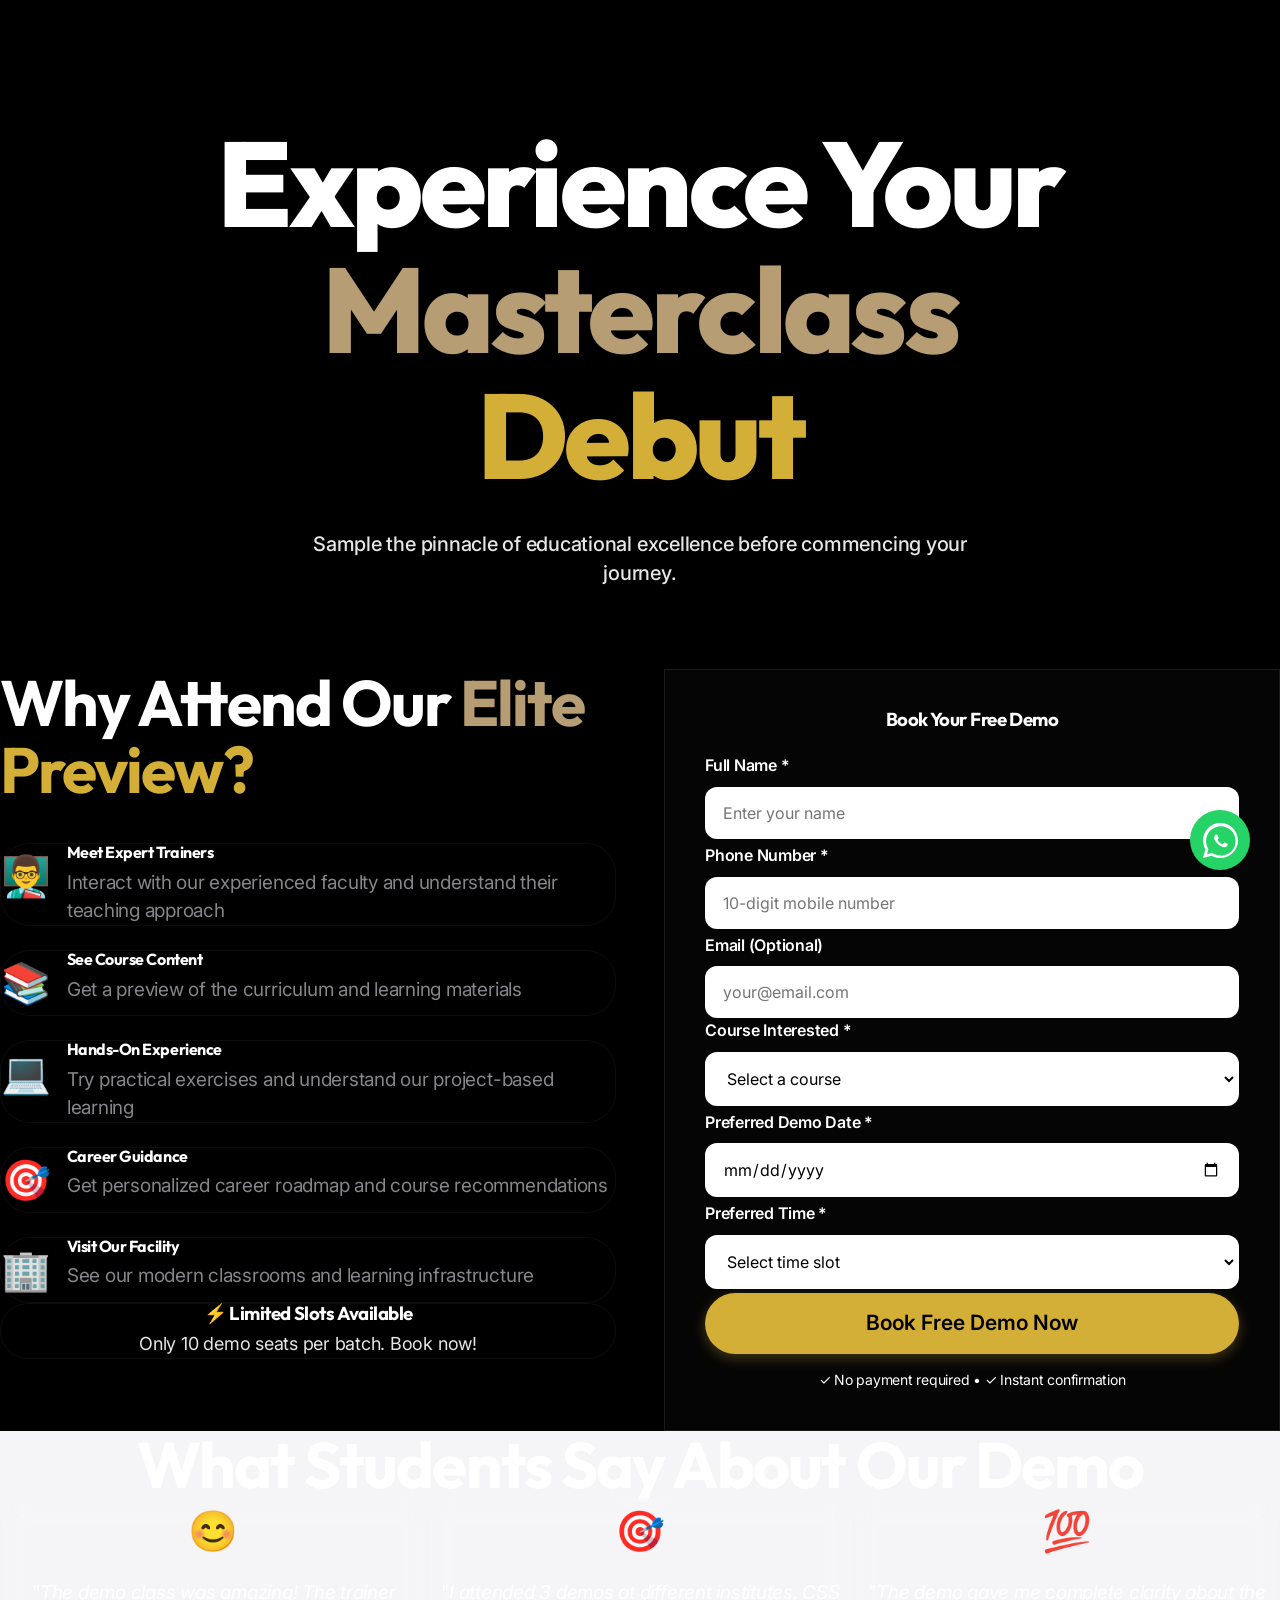
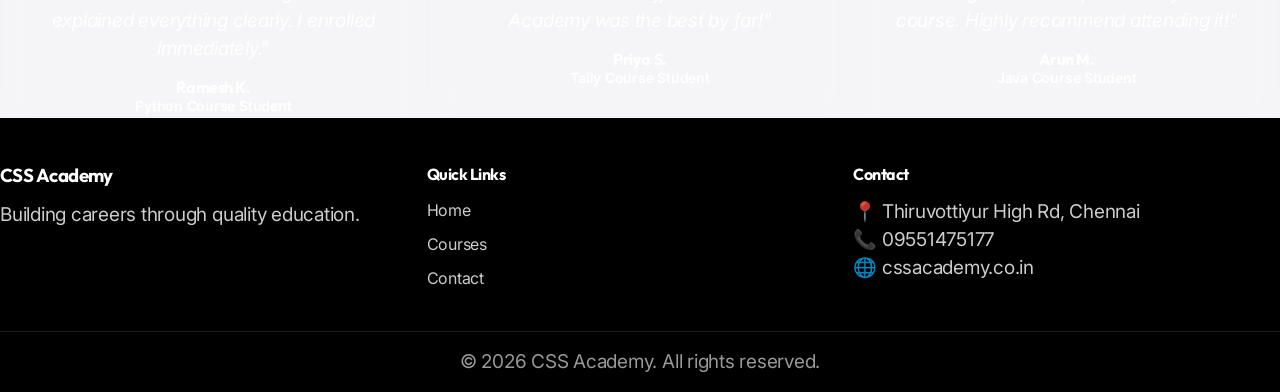
<file: demo.html>
<!DOCTYPE html>
<html lang="en">

<head>
    <meta charset="UTF-8">
    <meta name="viewport" content="width=device-width, initial-scale=1.0">
    <title>Book Free Demo - CSS Academy | Try Before You Enroll</title>
    <meta name="description"
        content="Book a free demo class at CSS Academy. Experience our teaching methodology and expert trainers before enrollment.">

    <link
        href="https://fonts.googleapis.com/css2?family=Inter:wght@300;400;500;600;700;800&family=Outfit:wght@400;500;600;700;800&family=Playfair+Display:ital,wght@0,700;1,700&display=swap"
        rel="stylesheet">
    <link rel="stylesheet" href="style.css">
</head>

<body>

    <nav class="navbar">
        <div class="container">
            <div class="nav-container">
                <a href="index.html" class="nav-logo" style="display: flex; align-items: center; gap: 0.5rem;">
                    <img src="assets/logo.png" alt="CSS Academy Logo" style="height: 50px; width: auto;">
                    <span class="font-serif text-gold" style="font-size: 1.5rem; letter-spacing: -0.02em;">CSS
                        Academy</span>
                </a>
                <ul class="nav-menu">
                    <li><a href="index.html" class="nav-link">Home</a></li>
                    <li><a href="about.html" class="nav-link">About</a></li>
                    <li><a href="courses.html" class="nav-link">Courses</a></li>
                    <li><a href="reviews.html" class="nav-link">Reviews</a></li>
                    <li><a href="contact.html" class="nav-link">Contact</a></li>
                </ul>
                <button class="nav-toggle"><span></span><span></span><span></span></button>
            </div>
        </div>
    </nav>

    <section class="hero" style="min-height: auto; padding: 120px 0 80px;">
        <div class="container container-narrow">
            <div class="text-center mb-xl">
                <h1 style="color: white; margin-bottom: 2rem;">Experience Your <span
                        class="font-serif text-gold">Masterclass</span> <span class="text-accent">Debut</span></h1>
                <p style="font-size: 1.25rem; color: rgba(255,255,255,0.9); font-weight: 500;">
                    Sample the pinnacle of educational excellence before commencing your journey.
                </p>
            </div>
        </div>
    </section>

    <section class="section" style="margin-top: -40px;">
        <div class="container">
            <div class="grid grid-2" style="gap: 3rem; align-items: start;">

                <!-- Demo Benefits -->
                <div class="reveal">
                    <h2 style="margin-bottom: 2.5rem;">Why Attend Our <span class="font-serif text-gold">Elite</span>
                        <span class="text-accent">Preview?</span>
                    </h2>

                    <div class="glass-card" style="margin-bottom: 1.5rem;">
                        <div style="display: flex; gap: 1rem; align-items: start;">
                            <div style="font-size: 2.5rem;">👨‍🏫</div>
                            <div>
                                <h4 style="margin-bottom: 0.5rem;">Meet Expert Trainers</h4>
                                <p>Interact with our experienced faculty and understand their teaching approach</p>
                            </div>
                        </div>
                    </div>

                    <div class="glass-card" style="margin-bottom: 1.5rem;">
                        <div style="display: flex; gap: 1rem; align-items: start;">
                            <div style="font-size: 2.5rem;">📚</div>
                            <div>
                                <h4 style="margin-bottom: 0.5rem;">See Course Content</h4>
                                <p>Get a preview of the curriculum and learning materials</p>
                            </div>
                        </div>
                    </div>

                    <div class="glass-card" style="margin-bottom: 1.5rem;">
                        <div style="display: flex; gap: 1rem; align-items: start;">
                            <div style="font-size: 2.5rem;">💻</div>
                            <div>
                                <h4 style="margin-bottom: 0.5rem;">Hands-On Experience</h4>
                                <p>Try practical exercises and understand our project-based learning</p>
                            </div>
                        </div>
                    </div>

                    <div class="glass-card" style="margin-bottom: 1.5rem;">
                        <div style="display: flex; gap: 1rem; align-items: start;">
                            <div style="font-size: 2.5rem;">🎯</div>
                            <div>
                                <h4 style="margin-bottom: 0.5rem;">Career Guidance</h4>
                                <p>Get personalized career roadmap and course recommendations</p>
                            </div>
                        </div>
                    </div>

                    <div class="glass-card">
                        <div style="display: flex; gap: 1rem; align-items: start;">
                            <div style="font-size: 2.5rem;">🏢</div>
                            <div>
                                <h4 style="margin-bottom: 0.5rem;">Visit Our Facility</h4>
                                <p>See our modern classrooms and learning infrastructure</p>
                            </div>
                        </div>
                    </div>

                    <div class="glass-card mt-lg"
                        style="background: var(--gradient-accent); color: white; text-align: center;">
                        <h3 style="color: white; margin-bottom: 0.5rem;">⚡ Limited Slots Available</h3>
                        <p style="color: rgba(255,255,255,0.9); font-size: 1.125rem;">Only 10 demo seats per batch. Book
                            now!</p>
                    </div>
                </div>

                <!-- Demo Booking Form -->
                <div class="glass-card-strong reveal" style="padding: 2.5rem; position: sticky; top: 100px;">
                    <h3 style="margin-bottom: 1.5rem; text-align: center;">Book Your Free Demo</h3>

                    <form data-lead-form>
                        <div class="form-group">
                            <label class="form-label">Full Name *</label>
                            <input type="text" name="name" class="form-input" placeholder="Enter your name" required>
                            <div class="form-error"></div>
                        </div>

                        <div class="form-group">
                            <label class="form-label">Phone Number *</label>
                            <input type="tel" name="phone" class="form-input" placeholder="10-digit mobile number"
                                required>
                            <div class="form-error"></div>
                        </div>

                        <div class="form-group">
                            <label class="form-label">Email (Optional)</label>
                            <input type="email" name="email" class="form-input" placeholder="your@email.com">
                        </div>

                        <div class="form-group">
                            <label class="form-label">Course Interested *</label>
                            <select name="course" class="form-select" required>
                                <option value="">Select a course</option>
                                <option value="tally">Tally + GST</option>
                                <option value="python">Python Programming</option>
                                <option value="java">Java Development</option>
                                <option value="office">MS Office</option>
                                <option value="english">Spoken English</option>
                                <option value="job-skills">Job Ready Skills</option>
                            </select>
                            <div class="form-error"></div>
                        </div>

                        <div class="form-group">
                            <label class="form-label">Preferred Demo Date *</label>
                            <input type="date" name="demo_date" class="form-input" required>
                            <div class="form-error"></div>
                        </div>

                        <div class="form-group">
                            <label class="form-label">Preferred Time *</label>
                            <select name="demo_time" class="form-select" required>
                                <option value="">Select time slot</option>
                                <option value="morning">Morning (10 AM - 12 PM)</option>
                                <option value="afternoon">Afternoon (2 PM - 4 PM)</option>
                                <option value="evening">Evening (5 PM - 7 PM)</option>
                            </select>
                            <div class="form-error"></div>
                        </div>

                        <input type="hidden" name="city" value="Chennai">

                        <button type="submit" class="btn btn-primary btn-lg" style="width: 100%;">
                            Book Free Demo Now
                        </button>

                        <p
                            style="text-align: center; font-size: 0.875rem; color: var(--color-text-light); margin-top: 1rem;">
                            ✓ No payment required • ✓ Instant confirmation
                        </p>
                    </form>
                </div>

            </div>
        </div>
    </section>

    <!-- Demo Testimonials -->
    <section class="section bg-light">
        <div class="container">
            <div class="text-center mb-xl reveal">
                <h2>What Students Say About <span class="text-gradient">Our Demo</span></h2>
            </div>

            <div class="grid grid-3">
                <div class="glass-card reveal" style="text-align: center;">
                    <div style="font-size: 2.5rem; margin-bottom: 1rem;">😊</div>
                    <p style="font-style: italic; margin-bottom: 1rem; color: var(--color-text-primary);">
                        "The demo class was amazing! The trainer explained everything clearly. I enrolled immediately."
                    </p>
                    <h4>Ramesh K.</h4>
                    <p style="color: var(--color-accent-teal); font-weight: 600; font-size: 0.875rem;">Python Course
                        Student</p>
                </div>

                <div class="glass-card reveal" style="text-align: center;">
                    <div style="font-size: 2.5rem; margin-bottom: 1rem;">🎯</div>
                    <p style="font-style: italic; margin-bottom: 1rem; color: var(--color-text-primary);">
                        "I attended 3 demos at different institutes. CSS Academy was the best by far!"
                    </p>
                    <h4>Priya S.</h4>
                    <p style="color: var(--color-accent-teal); font-weight: 600; font-size: 0.875rem;">Tally Course
                        Student</p>
                </div>

                <div class="glass-card reveal" style="text-align: center;">
                    <div style="font-size: 2.5rem; margin-bottom: 1rem;">💯</div>
                    <p style="font-style: italic; margin-bottom: 1rem; color: var(--color-text-primary);">
                        "The demo gave me complete clarity about the course. Highly recommend attending it!"
                    </p>
                    <h4>Arun M.</h4>
                    <p style="color: var(--color-accent-teal); font-weight: 600; font-size: 0.875rem;">Java Course
                        Student</p>
                </div>
            </div>
        </div>
    </section>

    <footer style="background: var(--color-text-primary); color: white; padding: 3rem 0 1rem;">
        <div class="container">
            <div class="grid grid-3" style="margin-bottom: 2rem;">
                <div>
                    <h3 style="color: white; margin-bottom: 1rem;">CSS Academy</h3>
                    <p style="color: rgba(255,255,255,0.8);">Building careers through quality education.</p>
                </div>
                <div>
                    <h4 style="color: white; margin-bottom: 1rem;">Quick Links</h4>
                    <ul style="list-style: none;">
                        <li style="margin-bottom: 0.5rem;"><a href="index.html"
                                style="color: rgba(255,255,255,0.8);">Home</a></li>
                        <li style="margin-bottom: 0.5rem;"><a href="courses.html"
                                style="color: rgba(255,255,255,0.8);">Courses</a></li>
                        <li style="margin-bottom: 0.5rem;"><a href="contact.html"
                                style="color: rgba(255,255,255,0.8);">Contact</a></li>
                    </ul>
                </div>
                <div>
                    <h4 style="color: white; margin-bottom: 1rem;">Contact</h4>
                    <p style="color: rgba(255,255,255,0.8);">📍 Thiruvottiyur High Rd, Chennai<br>📞 09551475177<br>🌐
                        cssacademy.co.in</p>
                </div>
            </div>
            <div style="border-top: 1px solid rgba(255,255,255,0.1); padding-top: 1rem; text-align: center;">
                <p style="color: rgba(255,255,255,0.6);">&copy; 2026 CSS Academy. All rights reserved.</p>
            </div>
        </div>
    </footer>

    <a href="#" class="whatsapp-float" aria-label="Chat on WhatsApp">
        <svg viewBox="0 0 32 32" xmlns="http://www.w3.org/2000/svg">
            <path
                d="M16 0c-8.837 0-16 7.163-16 16 0 2.825 0.737 5.607 2.137 8.048l-2.137 7.952 7.933-2.127c2.42 1.37 5.173 2.127 8.067 2.127 8.837 0 16-7.163 16-16s-7.163-16-16-16zM16 29.467c-2.482 0-4.908-0.646-7.07-1.87l-0.507-0.292-4.713 1.262 1.262-4.669-0.292-0.508c-1.207-2.100-1.847-4.507-1.847-6.923 0-7.435 6.050-13.485 13.485-13.485s13.485 6.050 13.485 13.485c0 7.435-6.050 13.485-13.485 13.485zM21.960 18.828c-0.305-0.153-1.806-0.891-2.086-0.993s-0.484-0.153-0.688 0.153c-0.204 0.305-0.789 0.993-0.967 1.197s-0.356 0.229-0.661 0.076c-0.305-0.153-1.289-0.475-2.454-1.513-0.908-0.809-1.521-1.809-1.699-2.114s-0.018-0.471 0.134-0.623c0.138-0.137 0.305-0.356 0.458-0.534s0.204-0.305 0.305-0.509c0.102-0.204 0.051-0.382-0.025-0.534s-0.688-1.659-0.943-2.273c-0.248-0.598-0.499-0.517-0.688-0.526-0.178-0.009-0.382-0.011-0.586-0.011s-0.534 0.076-0.814 0.382c-0.28 0.305-1.069 1.044-1.069 2.548s1.094 2.956 1.247 3.16c0.153 0.204 2.152 3.286 5.213 4.608 0.728 0.314 1.296 0.502 1.739 0.643 0.731 0.232 1.397 0.199 1.924 0.121 0.587-0.088 1.806-0.738 2.061-1.451s0.255-1.323 0.178-1.451c-0.076-0.127-0.28-0.204-0.586-0.356z" />
        </svg>
    </a>

    <script src="script.js"></script>
</body>

</html>
</file>
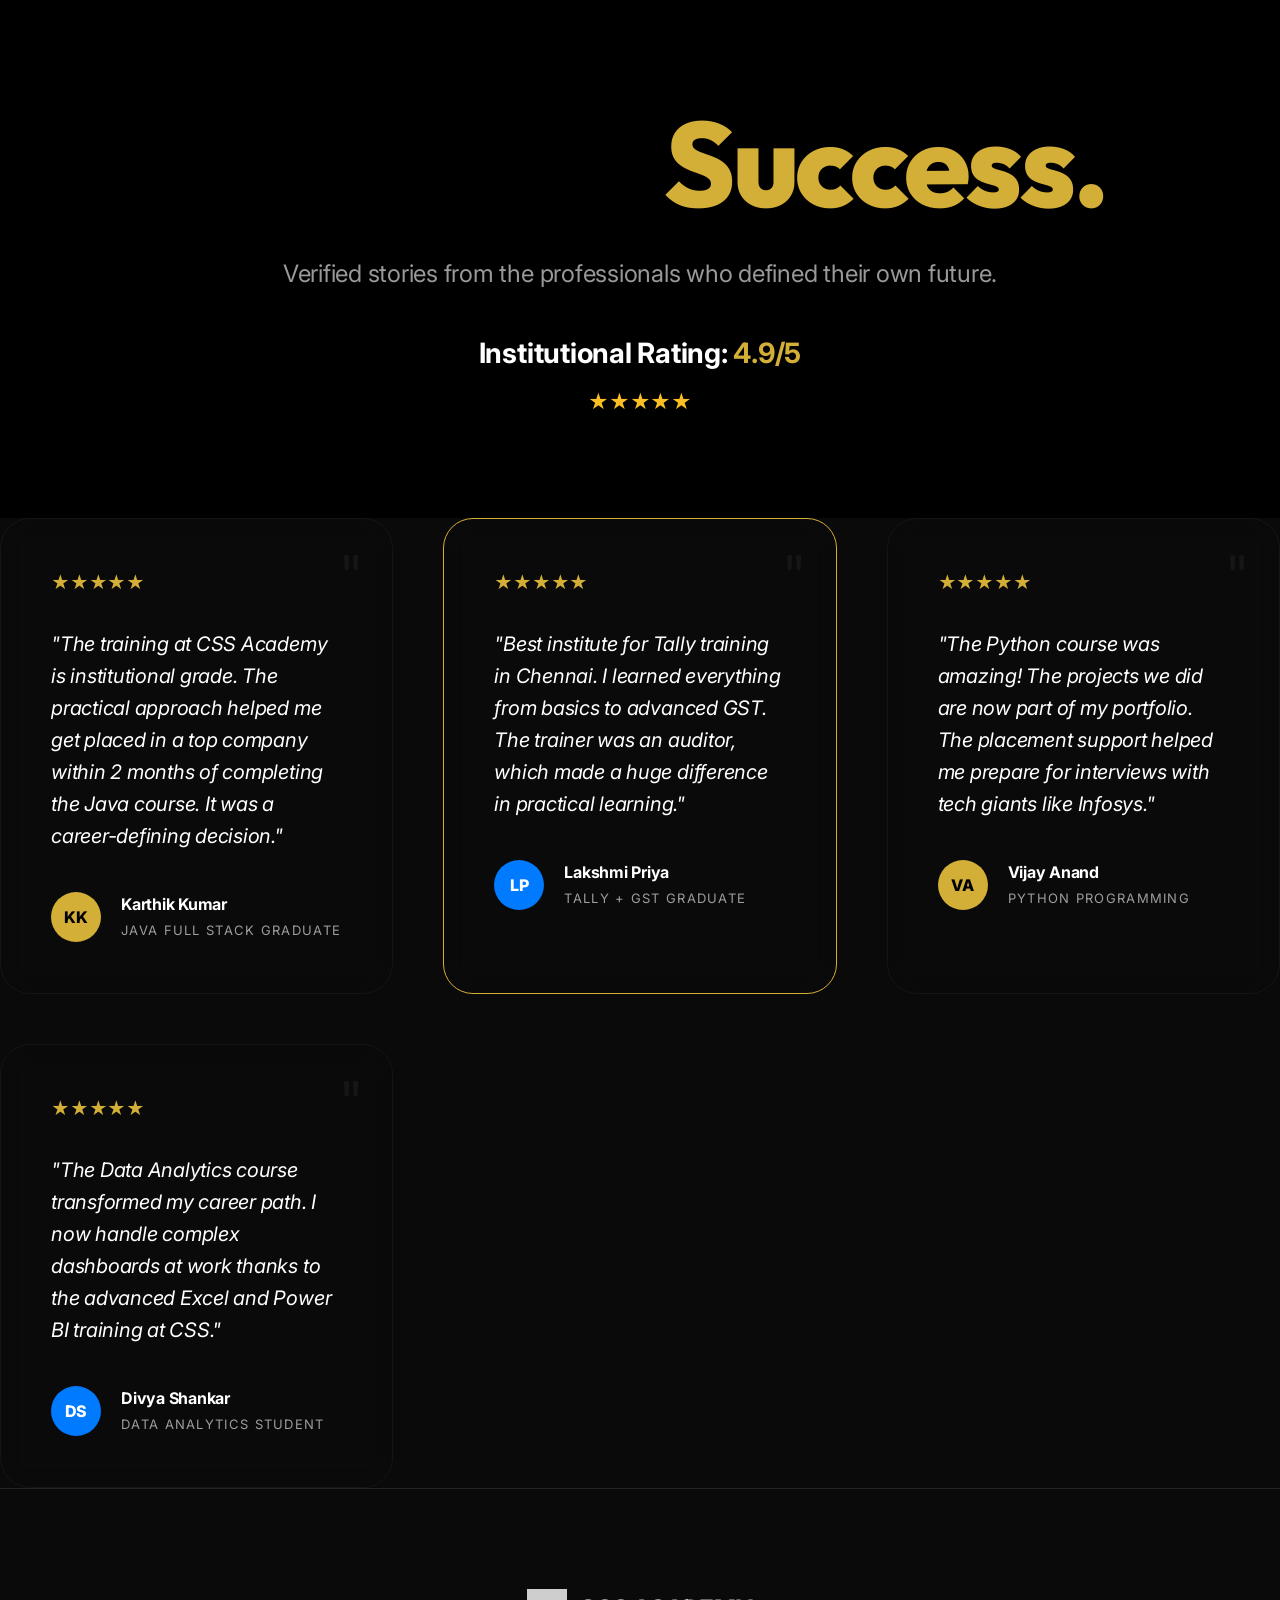
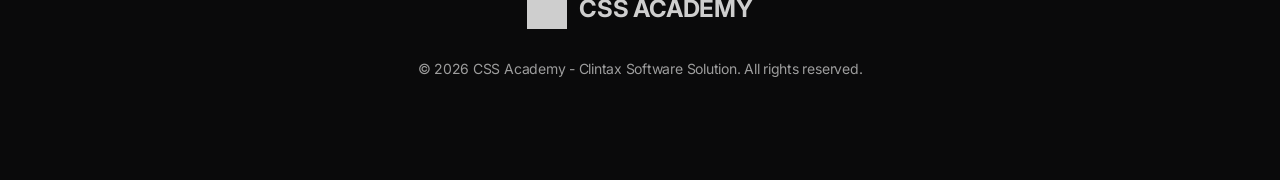
<file: reviews.html>
<!DOCTYPE html>
<html lang="en">

<head>
    <meta charset="UTF-8">
    <meta name="viewport" content="width=device-width, initial-scale=1.0">
    <title>Voices of Success - CSS Academy | Verified Institutional Impact</title>
    <meta name="description"
        content="Read verified testimonials from CSS Academy graduates. Top-rated institutional training in Chennai for Tally, Python, and Full Stack.">
    
    <!-- Fonts -->
    <link rel="preconnect" href="https://fonts.googleapis.com">
    <link rel="preconnect" href="https://fonts.gstatic.com" crossorigin>
    <link href="https://fonts.googleapis.com/css2?family=Inter:wght@300;400;500;600;700&family=Outfit:wght@600;700;800&display=swap" rel="stylesheet">
    <link rel="stylesheet" href="style.css">
</head>

<body class="reviews-page">

    <nav class="navbar">
        <div class="nav-container">
            <a href="index.html" class="nav-link" style="display: flex; align-items: center; gap: 12px; font-size: 20px; font-weight: 700; opacity: 1; letter-spacing: -0.02em;">
                <img src="assets/logo.png" alt="CSS Academy" style="height: 32px; filter: brightness(0) invert(1);">
                <span>CSS ACADEMY</span>
            </a>
            <ul class="nav-menu">
                <li><a href="index.html" class="nav-link">Home</a></li>
                <li><a href="about.html" class="nav-link">About</a></li>
                <li><a href="courses.html" class="nav-link">Courses</a></li>
                <li><a href="reviews.html" class="nav-link active">Reviews</a></li>
                <li><a href="contact.html" class="nav-link">Contact</a></li>
            </ul>
        </div>
    </nav>

    <header class="hero" style="min-height: 50vh;">
        <div class="hero-content reveal">
            <h1 class="animate-slide-up">Voices of <span class="text-accent">Success.</span></h1>
            <p class="animate-fade-in" style="margin-top: 30px; font-size: 24px; max-width: 800px; margin-left: auto; margin-right: auto; color: var(--color-text-muted);">
                Verified stories from the professionals who defined their own future.
            </p>
            <div class="animate-fade-in" style="margin-top: 40px; font-size: 28px; font-weight: 700; color: white;">
                Institutional Rating: <span class="text-accent">4.9/5</span>
                <div style="font-size: 20px; color: #fbbf24; margin-top: 10px;">★★★★★</div>
            </div>
        </div>
    </header>

    <section class="section" style="background: var(--color-primary-soft);">
        <div class="container">
            <div class="grid grid-2 stagger-parent" style="gap: 50px;">
                
                <!-- Review 1 -->
                <div class="glass-card stagger-item" style="padding: 50px; position: relative;">
                    <div style="font-size: 60px; position: absolute; top: 10px; right: 30px; opacity: 0.05; color: white;">"</div>
                    <div style="color: var(--color-accent); margin-bottom: 30px; font-size: 18px;">★★★★★</div>
                    <p style="font-size: 20px; line-height: 1.6; color: var(--color-secondary); margin-bottom: 40px; font-style: italic;">
                        "The training at CSS Academy is institutional grade. The practical approach helped me get placed in a top company within 2 months of completing the Java course. It was a career-defining decision."
                    </p>
                    <div style="display: flex; align-items: center; gap: 20px;">
                        <div style="width: 50px; height: 50px; border-radius: 50%; background: var(--color-accent); display: flex; align-items: center; justify-content: center; font-weight: 800; color: var(--color-primary);">KK</div>
                        <div>
                            <span style="display: block; font-weight: 700; color: white;">Karthik Kumar</span>
                            <span style="font-size: 13px; color: var(--color-text-muted); text-transform: uppercase; letter-spacing: 0.1em;">Java Full Stack Graduate</span>
                        </div>
                    </div>
                </div>

                <!-- Review 2 -->
                <div class="glass-card stagger-item" style="padding: 50px; border-color: var(--color-accent); position: relative;">
                    <div style="font-size: 60px; position: absolute; top: 10px; right: 30px; opacity: 0.05; color: white;">"</div>
                    <div style="color: var(--color-accent); margin-bottom: 30px; font-size: 18px;">★★★★★</div>
                    <p style="font-size: 20px; line-height: 1.6; color: var(--color-secondary); margin-bottom: 40px; font-style: italic;">
                        "Best institute for Tally training in Chennai. I learned everything from basics to advanced GST. The trainer was an auditor, which made a huge difference in practical learning."
                    </p>
                    <div style="display: flex; align-items: center; gap: 20px;">
                        <div style="width: 50px; height: 50px; border-radius: 50%; background: var(--color-blue); display: flex; align-items: center; justify-content: center; font-weight: 800; color: white;">LP</div>
                        <div>
                            <span style="display: block; font-weight: 700; color: white;">Lakshmi Priya</span>
                            <span style="font-size: 13px; color: var(--color-text-muted); text-transform: uppercase; letter-spacing: 0.1em;">Tally + GST Graduate</span>
                        </div>
                    </div>
                </div>

                <!-- Review 3 -->
                <div class="glass-card stagger-item" style="padding: 50px; position: relative;">
                    <div style="font-size: 60px; position: absolute; top: 10px; right: 30px; opacity: 0.05; color: white;">"</div>
                    <div style="color: var(--color-accent); margin-bottom: 30px; font-size: 18px;">★★★★★</div>
                    <p style="font-size: 20px; line-height: 1.6; color: var(--color-secondary); margin-bottom: 40px; font-style: italic;">
                        "The Python course was amazing! The projects we did are now part of my portfolio. The placement support helped me prepare for interviews with tech giants like Infosys."
                    </p>
                    <div style="display: flex; align-items: center; gap: 20px;">
                        <div style="width: 50px; height: 50px; border-radius: 50%; background: var(--color-accent); display: flex; align-items: center; justify-content: center; font-weight: 800; color: var(--color-primary);">VA</div>
                        <div>
                            <span style="display: block; font-weight: 700; color: white;">Vijay Anand</span>
                            <span style="font-size: 13px; color: var(--color-text-muted); text-transform: uppercase; letter-spacing: 0.1em;">Python Programming</span>
                        </div>
                    </div>
                </div>

                <!-- Review 4 -->
                <div class="glass-card stagger-item" style="padding: 50px; position: relative;">
                    <div style="font-size: 60px; position: absolute; top: 10px; right: 30px; opacity: 0.05; color: white;">"</div>
                    <div style="color: var(--color-accent); margin-bottom: 30px; font-size: 18px;">★★★★★</div>
                    <p style="font-size: 20px; line-height: 1.6; color: var(--color-secondary); margin-bottom: 40px; font-style: italic;">
                        "The Data Analytics course transformed my career path. I now handle complex dashboards at work thanks to the advanced Excel and Power BI training at CSS."
                    </p>
                    <div style="display: flex; align-items: center; gap: 20px;">
                        <div style="width: 50px; height: 50px; border-radius: 50%; background: var(--color-blue); display: flex; align-items: center; justify-content: center; font-weight: 800; color: white;">DS</div>
                        <div>
                            <span style="display: block; font-weight: 700; color: white;">Divya Shankar</span>
                            <span style="font-size: 13px; color: var(--color-text-muted); text-transform: uppercase; letter-spacing: 0.1em;">Data Analytics Student</span>
                        </div>
                    </div>
                </div>

            </div>
        </div>
    </section>

    <footer style="padding: 100px 0; background: var(--color-primary-soft); border-top: 1px solid var(--color-border);">
        <div class="container text-center">
            <a href="index.html" class="nav-link" style="display: inline-flex; align-items: center; gap: 12px; font-size: 24px; font-weight: 700; color: white; margin-bottom: 30px;">
                <img src="assets/logo.png" alt="CSS Academy" style="height: 40px; filter: brightness(0) invert(1);">
                <span>CSS ACADEMY</span>
            </a>
            <p style="font-size: 14px; color: var(--color-text-muted);">&copy; 2026 CSS Academy - Clintax Software Solution. All rights reserved.</p>
        </div>
    </footer>

    <script src="script.js"></script>
</body>

</html>
</file>
<file: style.css>
@import url('https://fonts.googleapis.com/css2?family=Inter:wght@300;400;500;600;700;800&family=Outfit:wght@400;500;600;700;800&family=Playfair+Display:ital,wght@0,700;1,700&display=swap');

/* ============================================
   PROFESSIONAL COLOR SYSTEM
   ============================================ */
:root {
    /* Institutional Premium Palette - Obsidian & Gold */
    --color-primary: #000000;
    --color-primary-soft: #0a0a0b;
    --color-secondary: #ffffff;
    --color-bg-light: #f5f5f7;
    --color-bg-white: #ffffff;
    
    /* Luxury Accents */
    --color-accent: #d4af37; /* Metallic Gold */
    --color-accent-hover: #c5a027;
    --color-gold: #b69d74;
    --color-gold-light: #eaddca;
    --color-blue: #007aff; /* Electric Institutional Blue */
    
    /* Semantic Colors */
    --color-text: #ffffff;
    --color-text-dark: #1d1d1f;
    --color-text-secondary: #86868b;
    --color-text-muted: rgba(255, 255, 255, 0.6);
    --color-border: rgba(255, 255, 255, 0.1);
    --color-border-light: rgba(255, 255, 255, 0.05);
    
    /* Glassmorphism - Dark Premium */
    --glass-bg: rgba(10, 10, 11, 0.8);
    --glass-bg-dark: rgba(0, 0, 0, 0.9);
    --glass-blur: 25px;
    --glass-border: rgba(212, 175, 55, 0.2);
    
    /* Typography */
    --font-primary: 'Inter', -apple-system, sans-serif;
    --font-display: 'Outfit', 'Inter', sans-serif;
    
    /* Shadows */
    --shadow-sm: 0 2px 4px rgba(0,0,0,0.2);
    --shadow-md: 0 8px 16px rgba(0,0,0,0.3);
    --shadow-lg: 0 20px 40px rgba(0,0,0,0.4);
    --shadow-gold: 0 4px 14px 0 rgba(212, 175, 55, 0.3);

    /* Spacing & Sizing */
    --radius-sm: 8px;
    --radius-md: 12px;
    --radius-lg: 20px;
    --radius-xl: 30px;
    --radius-full: 980px;
    
    --transition-apple: all 0.6s cubic-bezier(0.28, 0.11, 0.32, 1);
    --transition-fast: all 0.2s ease;
}

/* ============================================
   RESET & BASE STYLES
   ============================================ */
* {
    margin: 0;
    padding: 0;
    box-sizing: border-box;
}

html {
    scroll-behavior: smooth;
    font-size: 16px;
}

body {
    font-family: var(--font-primary);
    color: var(--color-text);
    background-color: var(--color-primary);
    line-height: 1.6;
    font-weight: 400;
    letter-spacing: -0.015em;
    -webkit-font-smoothing: antialiased;
    -moz-osx-font-smoothing: grayscale;
    overflow-x: hidden;
}

img {
    max-width: 100%;
    height: auto;
    display: block;
}

a {
    text-decoration: none;
    color: inherit;
    transition: all var(--transition-base);
}

button {
    font-family: inherit;
    cursor: pointer;
    border: none;
    outline: none;
    transition: all var(--transition-base);
}

input,
textarea,
select {
    font-family: inherit;
    outline: none;
    transition: all var(--transition-base);
}

/* ============================================
   ULTRA-PREMIUM TYPOGRAPHY
   ============================================ */
h1, h2, h3, h4, h5, h6 {
    font-family: var(--font-display);
    color: var(--color-secondary);
    font-weight: 700;
    line-height: 1.05;
    letter-spacing: -0.03em;
}

h1 {
    font-size: clamp(56px, 10vw, 120px);
    font-weight: 800;
}

h2 {
    font-size: clamp(40px, 6vw, 64px);
    font-weight: 700;
}

p {
    font-size: 19px;
    line-height: 1.47059;
    color: var(--color-text-secondary);
    font-weight: 400;
}

.text-accent {
    color: var(--color-accent);
}

.text-gold {
    color: var(--color-gold);
    text-shadow: 0 0 1px rgba(197, 160, 89, 0.2);
}

/* ============================================
   LAYOUT UTILITIES
   ============================================ */
.container {
    width: 100%;
    max-width: 1280px;
    margin: 0 auto;
    padding: 0 var(--spacing-md);
}

.container-wide {
    max-width: 1440px;
}

.container-narrow {
    max-width: 960px;
}

.section {
    padding: var(--spacing-3xl) 0;
    position: relative;
}

.section-sm {
    padding: var(--spacing-2xl) 0;
}

.grid {
    display: grid;
    gap: var(--spacing-lg);
}

.grid-2 {
    grid-template-columns: repeat(auto-fit, minmax(300px, 1fr));
}

.grid-3 {
    grid-template-columns: repeat(auto-fit, minmax(280px, 1fr));
}

.grid-4 {
    grid-template-columns: repeat(auto-fit, minmax(250px, 1fr));
}

.flex {
    display: flex;
    gap: var(--spacing-md);
}

.flex-center {
    display: flex;
    justify-content: center;
    align-items: center;
}

.flex-between {
    display: flex;
    justify-content: space-between;
    align-items: center;
}

/* Structural Detail Components */
.tag {
    background: var(--color-bg-muted);
    color: var(--color-text-body);
    padding: 6px 16px;
    border-radius: var(--radius-pill);
    font-size: 0.75rem;
    font-weight: 700;
    letter-spacing: 0.02em;
    border: 1px solid var(--color-border);
}

.underline-gold {
    position: relative;
    display: inline-block;
}

.underline-gold::after {
    content: '';
    position: absolute;
    bottom: 2px;
    left: 0;
    width: 100%;
    height: 8px;
    background: var(--color-gold);
    opacity: 0.3;
    z-index: -1;
}

.link-arrow {
    color: var(--color-accent);
    text-decoration: none;
    font-weight: 700;
    font-size: 0.875rem;
    transition: transform var(--transition-base);
}

.link-arrow:hover {
    transform: translateX(5px);
}


/* ============================================
   BENTO GRID SYSTEM
   ============================================ */
.bento-grid {
    display: grid;
    grid-template-columns: repeat(12, 1fr);
    grid-auto-rows: minmax(100px, auto);
    gap: 20px;
}

.bento-item {
    background: var(--color-bg-bento);
    border: 1px solid var(--color-border);
    border-radius: var(--radius-bento);
    padding: 30px;
    transition: all var(--transition-base);
    position: relative;
    overflow: hidden;
    display: flex;
    flex-direction: column;
    justify-content: center;
}

.bento-item:hover {
    background: var(--color-secondary);
    box-shadow: var(--shadow-bento);
    transform: translateY(-5px);
    border-color: var(--color-gold);
}

.bento-featured {
    grid-column: span 6;
    grid-row: span 3;
}

.bento-wide {
    grid-column: span 6;
    grid-row: span 2;
}

.bento-tall {
    grid-column: span 3;
    grid-row: span 3;
}

.bento-standard {
    grid-column: span 3;
    grid-row: span 2;
}

.bento-small {
    grid-column: span 3;
    grid-row: span 1;
}

@media (max-width: 992px) {
    .bento-grid {
        grid-template-columns: repeat(6, 1fr);
    }

    .bento-featured,
    .bento-wide {
        grid-column: span 6;
    }

    .bento-tall,
    .bento-standard,
    .bento-small {
        grid-column: span 3;
    }
}

@media (max-width: 576px) {
    .bento-grid {
        display: flex;
        flex-direction: column;
    }
}

/* ============================================
   STRUCTURAL COMPONENTS
   ============================================ */
.professional-card {
    background: var(--color-bg-pure);
    border: 1px solid var(--color-bg-offset);
    border-radius: var(--radius-xl);
    padding: var(--spacing-lg);
    transition: all var(--transition-base);
    box-shadow: var(--shadow-soft);
}

.professional-card:hover {
    transform: translateY(-5px);
    box-shadow: var(--shadow-luxury);
    border-color: var(--color-gold);
}

.card-3d {
    transform-style: preserve-3d;
    perspective: 1200px;
    transition: transform var(--transition-base);
}

.card-3d:hover {
    transform: translateY(-10px) rotateX(4deg);
}

/* Glass Effect - Ultra-Premium */
.glass-card {
    background: var(--gradient-glass);
    backdrop-filter: blur(12px);
    -webkit-backdrop-filter: blur(12px);
    border: 1px solid rgba(255, 255, 255, 0.05);
    border-radius: var(--radius-xl);
    box-shadow: var(--shadow-soft);
    padding: var(--spacing-lg);
    transition: all var(--transition-base);
}

.glass-card:hover {
    transform: translateY(-8px);
    box-shadow: var(--shadow-luxury);
    border-color: var(--color-gold);
    background: rgba(255, 255, 255, 0.03);
}

.glass-card-strong {
    background: rgba(255, 255, 255, 0.02);
    backdrop-filter: blur(25px);
    -webkit-backdrop-filter: blur(25px);
    border: 1px solid rgba(255, 255, 255, 0.08);
}

/* ============================================
   ULTRA-PREMIUM BUTTONS
   ============================================ */
.btn {
    display: inline-flex;
    align-items: center;
    justify-content: center;
    padding: 12px 22px;
    font-size: 17px;
    font-weight: 400;
    border-radius: var(--radius-full);
    transition: var(--transition-apple);
    cursor: pointer;
    text-decoration: none;
    line-height: 1.17648;
}

.btn-primary {
    background-color: var(--color-accent);
    color: var(--color-primary);
    font-weight: 600;
    box-shadow: var(--shadow-gold);
}

.btn-primary:hover {
    background-color: var(--color-accent-hover);
    transform: translateY(-2px) scale(1.02);
}

.btn-lg {
    padding: 18px 32px;
    font-size: 21px;
}

.btn-sm {
    padding: 8px 16px;
    font-size: 14px;
}

.btn-outline {
    background: transparent;
    color: var(--color-primary);
    border: 2px solid var(--color-primary);
}

.btn-outline:hover {
    background: var(--color-primary);
    color: white;
    transform: translateY(-2px);
}

.btn-white {
    background: white;
    color: var(--color-primary);
    box-shadow: var(--shadow-luxury-md);
    border: 1px solid var(--color-border-subtle);
}

.btn-white:hover {
    box-shadow: var(--shadow-luxury-lg);
    transform: translateY(-4px);
    border-color: var(--color-accent);
}

/* ============================================
   FORM ELEMENTS
   ============================================ */
.form-group {
    margin-bottom: var(--spacing-md);
    position: relative;
}

.form-label {
    display: block;
    margin-bottom: 0.5rem;
    font-weight: 600;
    color: var(--color-text-primary);
    font-size: var(--text-sm);
}

.form-input,
.form-select,
.form-textarea {
    width: 100%;
    padding: 0.875rem 1rem;
    border: 2px solid var(--color-border);
    border-radius: var(--radius-md);
    font-size: var(--text-base);
    background: white;
    transition: all var(--transition-base);
}

.form-input:focus,
.form-select:focus,
.form-textarea:focus {
    border-color: var(--color-accent);
    box-shadow: 0 0 0 4px rgba(37, 99, 235, 0.1);
    transform: translateY(-1px);
}

.form-textarea {
    resize: vertical;
    min-height: 120px;
}

.form-error {
    color: #dc2626;
    font-size: var(--text-sm);
    margin-top: 0.25rem;
}

/* ============================================
   PROFESSIONAL ANIMATIONS
   ============================================ */
@keyframes fadeIn {
    from {
        opacity: 0;
    }

    to {
        opacity: 1;
    }
}

@keyframes slideUp {
    from {
        opacity: 0;
        transform: translateY(30px);
    }

    to {
        opacity: 1;
        transform: translateY(0);
    }
}

@keyframes slideDown {
    from {
        opacity: 0;
        transform: translateY(-30px);
    }

    to {
        opacity: 1;
        transform: translateY(0);
    }
}

@keyframes float {

    0%,
    100% {
        transform: translateY(0);
    }

    50% {
        transform: translateY(-10px);
    }
}

@keyframes fadeInUp {
    from {
        opacity: 0;
        transform: translate3d(0, 40px, 0);
    }

    to {
        opacity: 1;
        transform: translate3d(0, 0, 0);
    }
}

/* Animation Classes */
.animate-fade-in {
    animation: fadeIn 0.6s ease-out;
}

.animate-slide-up {
    animation: slideUp 0.6s ease-out;
}

.animate-slide-down {
    animation: slideDown 0.6s ease-out;
}

.animate-float {
    animation: float 3s ease-in-out infinite;
}

.animate-fade-in-up {
    animation: fadeInUp 0.6s ease-out;
}

/* Scroll Reveal */
.reveal {
    opacity: 0;
    transform: translateY(30px);
    transition: all 0.6s cubic-bezier(0.25, 0.46, 0.45, 0.94);
}

.reveal.active {
    opacity: 1;
    transform: translateY(0);
}

/* Stagger Animation */
.stagger-item {
    opacity: 0;
    transform: translateY(20px);
}

.stagger-item.active {
    animation: fadeInUp 0.6s ease-out forwards;
}

.stagger-item:nth-child(1) {
    animation-delay: 0.1s;
}

.stagger-item:nth-child(2) {
    animation-delay: 0.2s;
}

.stagger-item:nth-child(3) {
    animation-delay: 0.3s;
}

.stagger-item:nth-child(4) {
    animation-delay: 0.4s;
}

.stagger-item:nth-child(5) {
    animation-delay: 0.5s;
}

.stagger-item:nth-child(6) {
    animation-delay: 0.6s;
}

/* ============================================
   NAVIGATION - Professional & Clean
   ============================================ */
/* ============================================
   ULTRA-PREMIUM NAVIGATION
   ============================================ */
.navbar {
    position: fixed;
    top: 0;
    left: 0;
    width: 100%;
    z-index: var(--z-sticky);
    height: 52px; /* Apple Standard height for desktop nav */
    background: var(--glass-bg);
    backdrop-filter: saturate(180%) blur(20px);
    -webkit-backdrop-filter: saturate(180%) blur(20px);
    border-bottom: 1px solid var(--color-border);
    transition: var(--transition-apple);
}

.navbar.scrolled {
    height: 44px;
}

.nav-container {
    max-width: 1024px;
    margin: 0 auto;
    height: 100%;
    display: flex;
    justify-content: space-between;
    align-items: center;
    padding: 0 22px;
}

.nav-link {
    font-size: 12px;
    font-weight: 400;
    color: var(--color-text);
    opacity: 0.8;
    text-decoration: none;
    transition: opacity 0.2s ease;
}

.nav-link:hover {
    opacity: 1;
}


.nav-toggle {
    display: none;
    flex-direction: column;
    gap: 5px;
    background: transparent;
    padding: 0.5rem;
}

.nav-toggle span {
    width: 25px;
    height: 3px;
    background: var(--color-primary);
    border-radius: 3px;
    transition: all var(--transition-base);
}

/* ============================================
   ULTRA-PREMIUM HERO - CINEMATIC
   ============================================ */
.hero {
    min-height: 100vh;
    display: flex;
    align-items: center;
    justify-content: center;
    text-align: center;
    background: var(--color-primary);
    position: relative;
    overflow: hidden;
    padding: 100px 0;
}

.hero-background {
    position: absolute;
    top: 0;
    left: 0;
    width: 100%;
    height: 100%;
    z-index: 1;
    opacity: 0.4;
}

.hero-background img {
    width: 100%;
    height: 100%;
    object-fit: cover;
}

.hero-background::after {
    content: '';
    position: absolute;
    top: 0;
    left: 0;
    width: 100%;
    height: 100%;
    background: radial-gradient(circle at center, transparent 0%, var(--color-primary) 80%);
}

.hero-content {
    position: relative;
    z-index: 2;
    max-width: 1100px;
    margin: 0 auto;
    padding: 0 22px;
}

.hero h1 {
    color: var(--color-primary);
    margin-bottom: 10px;
}

.hero p {
    font-size: 24px;
    color: var(--color-text-secondary);
    max-width: 700px;
    margin: 20px auto 40px;
}

.hero-cta {
    display: flex;
    justify-content: center;
    gap: 20px;
}

.floating-icon {
    position: absolute;
    font-size: 3rem;
    opacity: 0.08;
    animation: float 6s ease-in-out infinite;
}

.floating-icon:nth-child(1) {
    top: 10%;
    left: 10%;
    animation-delay: 0s;
}

.floating-icon:nth-child(2) {
    top: 20%;
    right: 15%;
    animation-delay: 1s;
}

.floating-icon:nth-child(3) {
    bottom: 15%;
    left: 15%;
    animation-delay: 2s;
}

.floating-icon:nth-child(4) {
    bottom: 25%;
    right: 10%;
    animation-delay: 3s;
}

/* ============================================
   STICKY ELEMENTS
   ============================================ */
.whatsapp-float {
    position: fixed;
    bottom: 30px;
    right: 30px;
    z-index: var(--z-sticky);
    width: 60px;
    height: 60px;
    background: #25d366;
    border-radius: 50%;
    display: flex;
    align-items: center;
    justify-content: center;
    box-shadow: var(--shadow-xl);
    transition: all var(--transition-base);
}

.whatsapp-float:hover {
    transform: scale(1.1);
    box-shadow: var(--shadow-2xl);
}

.whatsapp-float svg {
    width: 35px;
    height: 35px;
    fill: white;
}

/* ============================================
   MODAL & POPUP
   ============================================ */
.modal-overlay {
    position: fixed;
    top: 0;
    left: 0;
    right: 0;
    bottom: 0;
    background: rgba(15, 23, 42, 0.8);
    backdrop-filter: blur(8px);
    z-index: var(--z-modal);
    display: flex;
    align-items: center;
    justify-content: center;
    padding: var(--spacing-md);
    opacity: 0;
    visibility: hidden;
    transition: all var(--transition-base);
}

.modal-overlay.active {
    opacity: 1;
    visibility: visible;
}

.modal {
    background: white;
    border-radius: var(--radius-2xl);
    padding: var(--spacing-xl);
    max-width: 500px;
    width: 100%;
    position: relative;
    transform: scale(0.95);
    transition: all var(--transition-base);
    box-shadow: var(--shadow-2xl);
}

.modal-overlay.active .modal {
    transform: scale(1);
}

.modal-close {
    position: absolute;
    top: 1rem;
    right: 1rem;
    background: var(--color-bg-gray);
    width: 36px;
    height: 36px;
    border-radius: 50%;
    display: flex;
    align-items: center;
    justify-content: center;
    font-size: 1.5rem;
    color: var(--color-text-secondary);
    transition: all var(--transition-base);
}

.modal-close:hover {
    background: var(--color-border);
    transform: rotate(90deg);
}

/* ============================================
   UTILITY CLASSES
   ============================================ */
.text-center {
    text-align: center;
}

.text-left {
    text-align: left;
}

.text-right {
    text-align: right;
}

.mb-xs {
    margin-bottom: var(--spacing-xs);
}

.mb-sm {
    margin-bottom: var(--spacing-sm);
}

.mb-md {
    margin-bottom: var(--spacing-md);
}

.mb-lg {
    margin-bottom: var(--spacing-lg);
}

.mb-xl {
    margin-bottom: var(--spacing-xl);
}

.mb-2xl {
    margin-bottom: var(--spacing-2xl);
}

.mt-xs {
    margin-top: var(--spacing-xs);
}

.mt-sm {
    margin-top: var(--spacing-sm);
}

.mt-md {
    margin-top: var(--spacing-md);
}

.mt-lg {
    margin-top: var(--spacing-lg);
}

.mt-xl {
    margin-top: var(--spacing-xl);
}

.bg-light {
    background: var(--color-bg-light);
}

.bg-gray {
    background: var(--color-bg-gray);
}

.bg-dark {
    background: var(--color-bg-dark);
}

/* ============================================
   RESPONSIVE DESIGN
   ============================================ */
@media (max-width: 1024px) {
    :root {
        --spacing-3xl: 4rem;
    }

    .grid-3,
    .grid-4 {
        grid-template-columns: repeat(auto-fit, minmax(250px, 1fr));
    }
}

@media (max-width: 768px) {
    :root {
        --spacing-xl: 2rem;
        --spacing-2xl: 3rem;
        --spacing-3xl: 3rem;
    }

    .nav-menu {
        position: fixed;
        top: 70px;
        left: -100%;
        width: 100%;
        height: calc(100vh - 70px);
        background: white;
        flex-direction: column;
        padding: 2rem;
        box-shadow: var(--shadow-xl);
        transition: left var(--transition-base);
    }

    .nav-menu.active {
        left: 0;
    }

    .nav-toggle {
        display: flex;
    }

    .hero-cta {
        flex-direction: column;
    }

    .grid-2,
    .grid-3,
    .grid-4 {
        grid-template-columns: 1fr;
    }
}

@media (max-width: 480px) {
    .whatsapp-float {
        width: 50px;
        height: 50px;
        bottom: 20px;
        right: 20px;
    }

    .whatsapp-float svg {
        width: 28px;
        height: 28px;
    }
}
</file>
